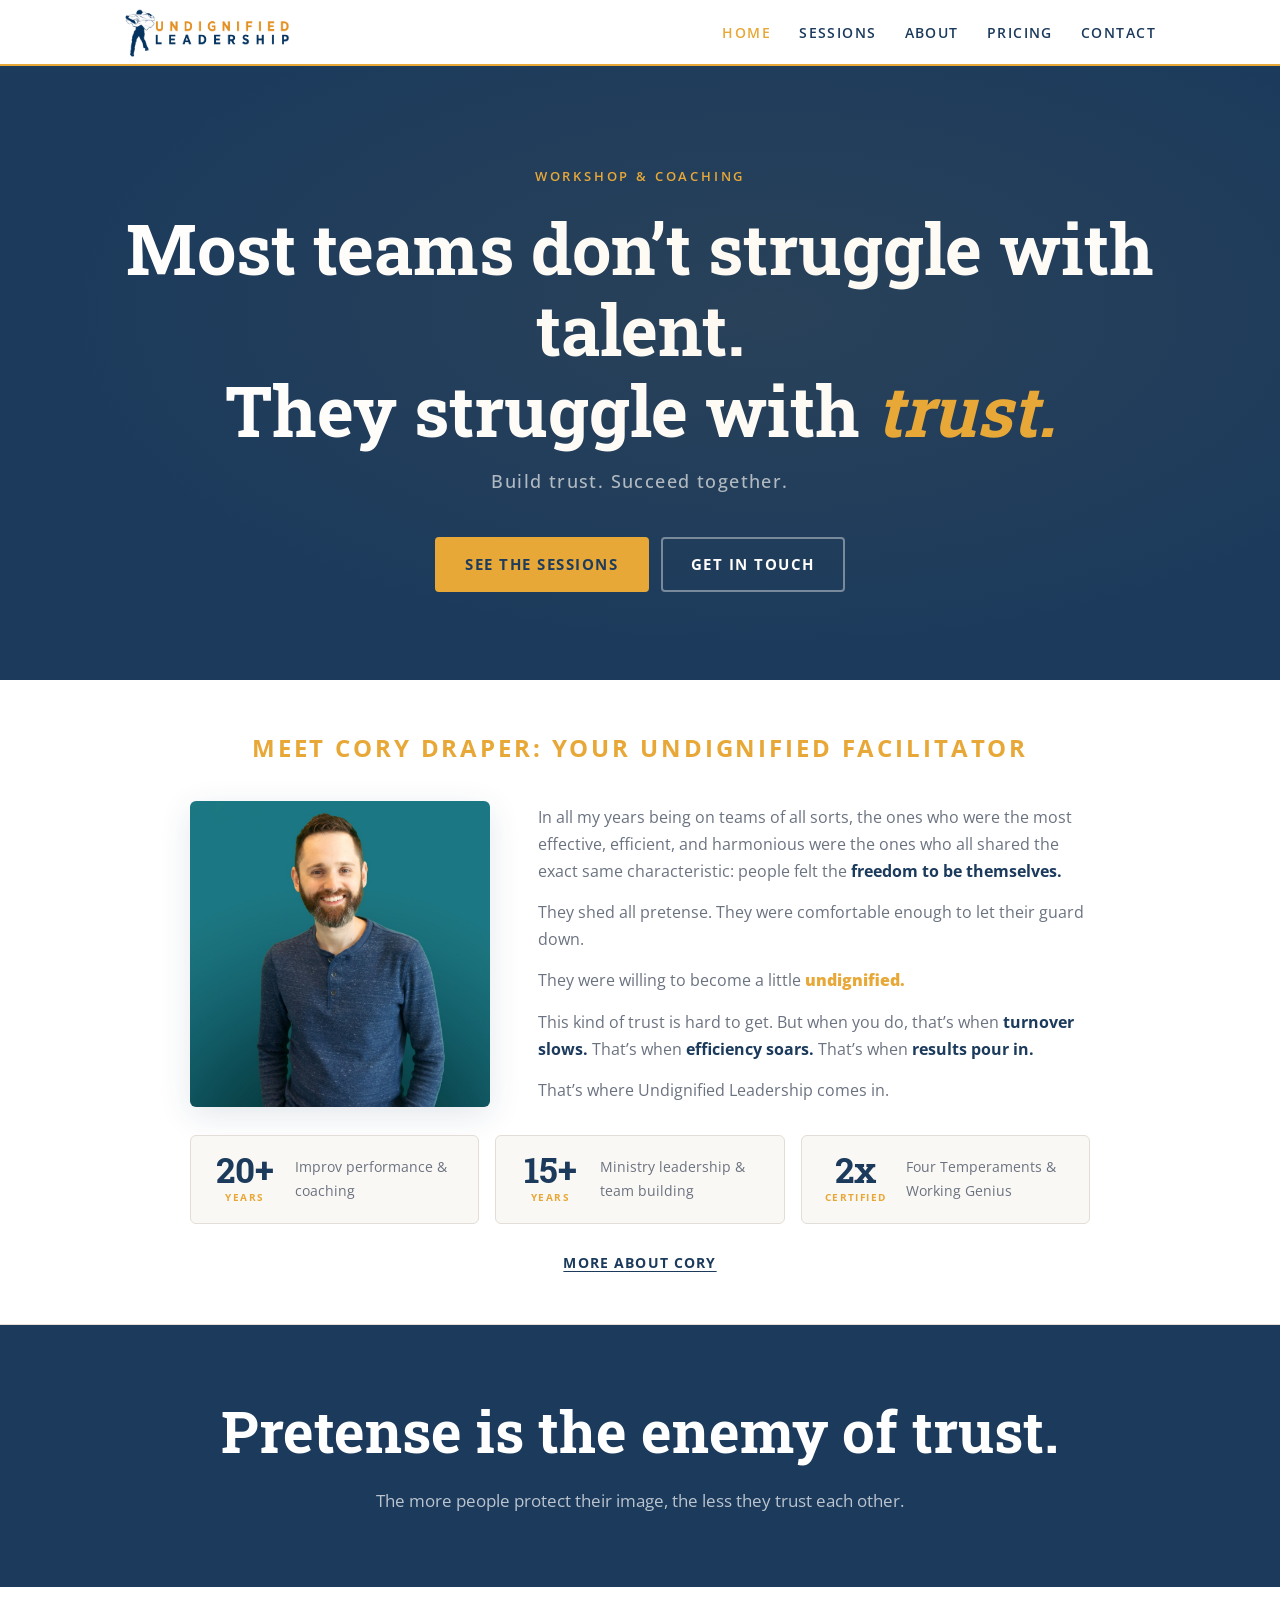
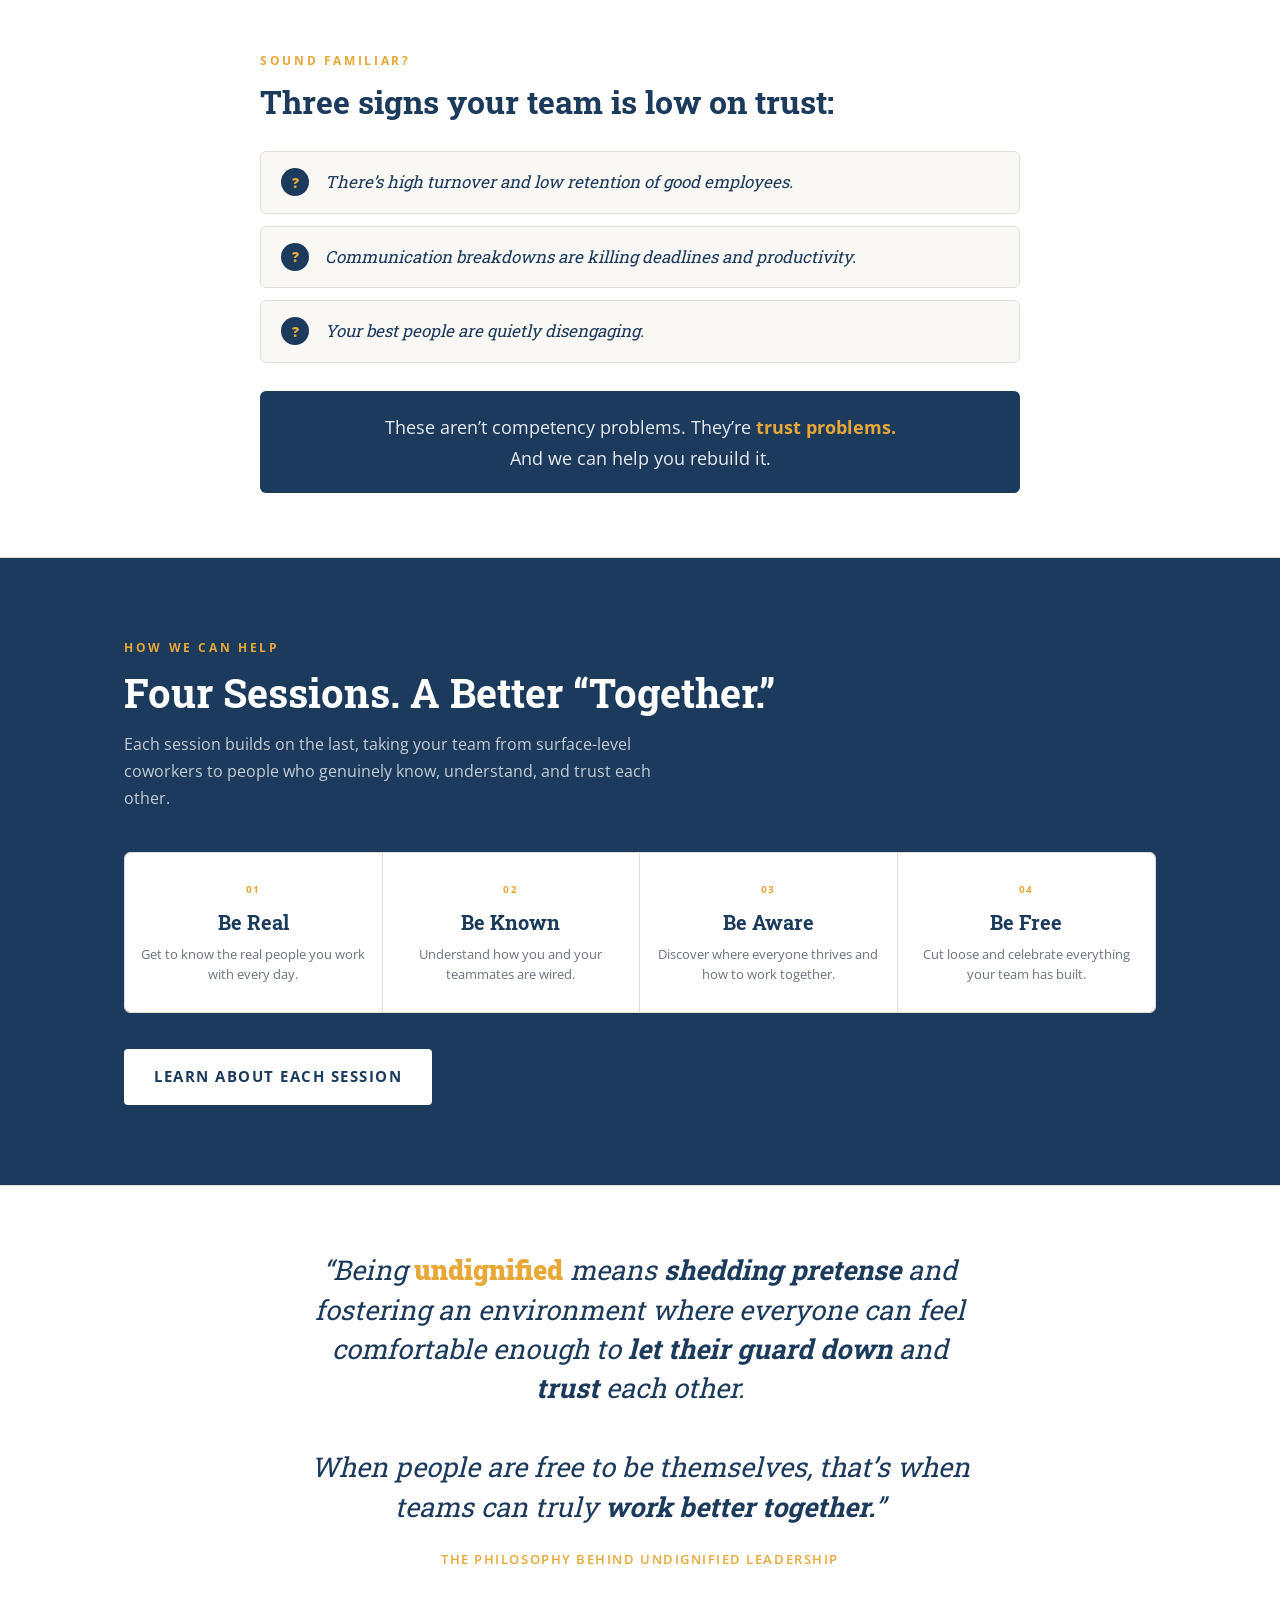
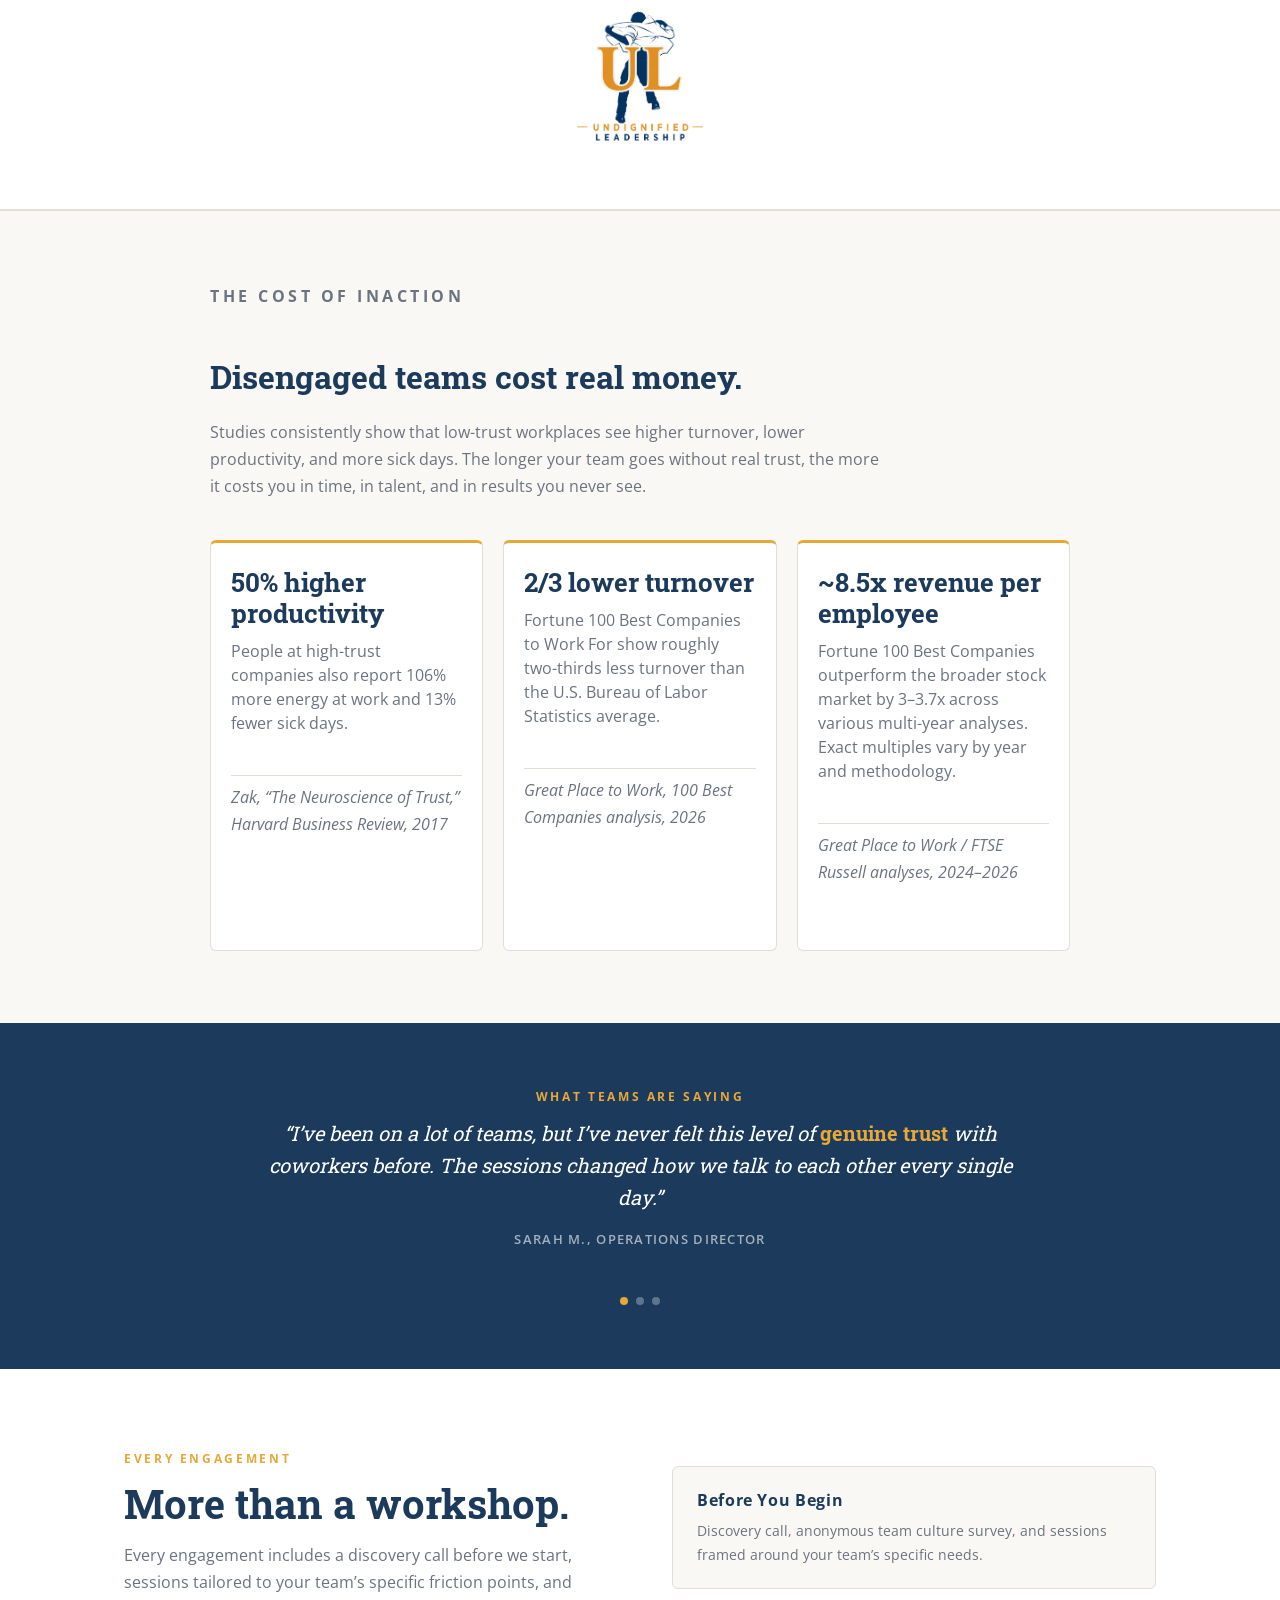
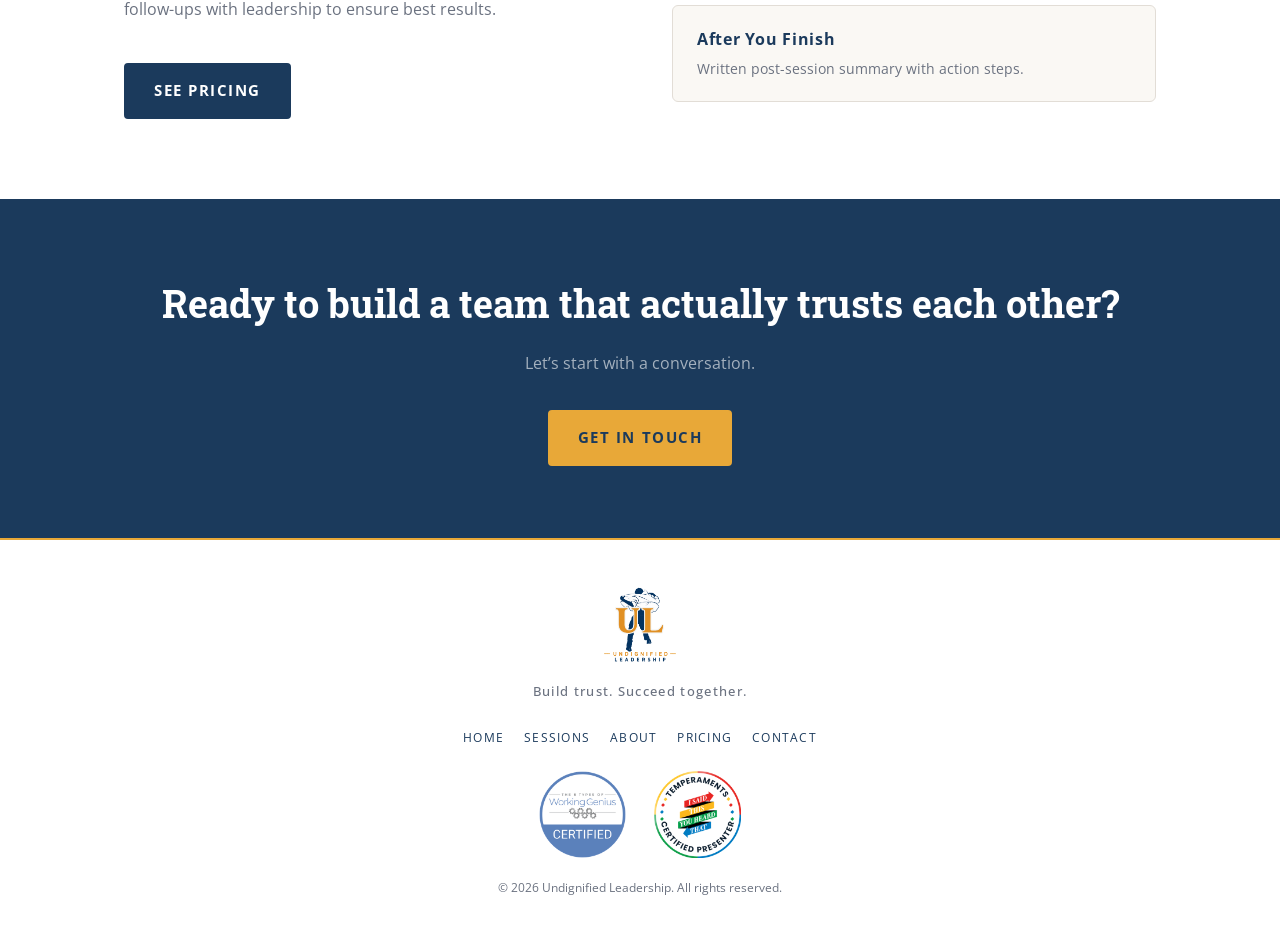
<file: index.html>
<!DOCTYPE html>
<html lang="en">
<head>
  <meta charset="UTF-8">
  <meta name="color-scheme" content="light only">
  <meta name="viewport" content="width=device-width, initial-scale=1.0">
  <title>Undignified Leadership | Build Trust. Succeed Together.</title>
  <link rel="icon" type="image/x-icon" href="favicon.ico">
  <link rel="stylesheet" href="css/style.css?v=20261106">
  <style>
    /* ── YES LADDER ── */
    .yes-ladder { background: var(--white); padding: 64px 24px; border-bottom: 1px solid var(--border); }
    .yes-ladder-inner { max-width: 760px; margin: 0 auto; }
    .yes-ladder h2 { font-family: var(--font-display); font-size: clamp(1.4rem, 3vw, 2rem); color: var(--navy); margin-bottom: 28px; line-height: 1.3; font-weight: 700; }
    .questions { display: flex; flex-direction: column; gap: 12px; margin-bottom: 28px; }
    .question { display: flex; align-items: center; gap: 16px; background: var(--cream); border: 1px solid var(--border); border-radius: 6px; padding: 16px 20px; }
    .q-check { width: 28px; height: 28px; border-radius: 50%; background: var(--navy); display: flex; align-items: center; justify-content: center; flex-shrink: 0; font-size: 0.85rem; color: var(--amber); font-weight: 900; }
    .question p { font-family: var(--font-display); font-size: 1.05rem; color: var(--navy); font-style: italic; }
    .yes-answer { background: var(--navy); border-radius: 6px; padding: 20px 24px; text-align: center; }
    .yes-answer p { color: rgba(255,255,255,0.9); font-size: 1rem; }
    .yes-answer strong { color: var(--amber); }

    /* ── CREDENTIALS ── */
    .credentials { background: var(--white); padding: 48px 24px; border-bottom: 1px solid var(--border); }
    .cred-inner { max-width: 900px; margin: 0 auto; }
    .cred-grid { display: grid; grid-template-columns: repeat(3, 1fr); gap: 16px; margin-top: 24px; }
    .cred-item { text-align: center; padding: 20px 12px; border: 1px solid var(--border); border-radius: 6px; background: var(--cream); }
    .cred-num { font-family: var(--font-display); font-size: 2rem; font-weight: 700; color: var(--navy); line-height: 1; }
    .cred-unit { font-family: var(--font-nav); font-size: 0.7rem; font-weight: 700; letter-spacing: 0.12em; text-transform: uppercase; color: var(--amber); margin: 4px 0; }
    .cred-desc { font-size: 0.78rem; color: var(--slate); }
    @media (max-width: 640px) { .cred-grid { grid-template-columns: 1fr 1fr; } }
    /* top row: photo + text */
    .cred-top-row { display: grid; grid-template-columns: 300px 1fr; gap: 48px; align-items: center; margin-top: 32px; }
    .cred-photo img { width: 100%; border-radius: 6px; display: block; box-shadow: 0 8px 32px rgba(27,58,92,0.12); }
    .cred-text p { color: var(--slate); font-size: 0.97rem; line-height: 1.75; margin-bottom: 14px; }
    .cred-text p:last-child { margin-bottom: 0; }
    .cred-text strong { color: var(--navy); }
    /* bottom row: three boxes side by side */
    .cred-bottom-row { display: grid; grid-template-columns: repeat(3, 1fr); gap: 16px; margin-top: 28px; }
    .cred-bottom-row .cred-item { display: flex; align-items: center; gap: 20px; padding: 16px 24px; text-align: left; }
    .cred-left { display: flex; flex-direction: column; align-items: center; min-width: 60px; }
    .cred-bottom-row .cred-num { font-size: 2.2rem; line-height: 1; margin: 0; }
    .cred-bottom-row .cred-unit { font-family: "Open Sans", sans-serif; font-size: 0.65rem; font-weight: 700; letter-spacing: 0.14em; text-transform: uppercase; color: #E8A838; margin: 2px 0 0 0; }
    .cred-bottom-row .cred-desc { font-size: 0.9rem; color: #6B7280; }
    @media (max-width: 768px) {
      .cred-top-row { grid-template-columns: 1fr; }
      .cred-photo img { max-width: 280px; margin: 0 auto; }
      .cred-bottom-row { grid-template-columns: 1fr; }
    }

    /* ── CAROUSEL ── */
    .carousel-section { background: var(--navy); padding: 64px 24px; border-top: none; }
    .carousel-inner { max-width: 760px; margin: 0 auto; text-align: center; }
    .carousel-track { min-height: 160px; margin-bottom: 20px; }
    .carousel-slide { display: none; }
    .carousel-slide.active { display: block; animation: cfade 0.5s ease; }
    @keyframes cfade { from { opacity: 0; transform: translateY(8px); } to { opacity: 1; transform: translateY(0); } }
    .carousel-quote { font-family: var(--font-display); font-size: clamp(1rem, 2vw, 1.25rem); font-style: italic; color: var(--white); line-height: 1.6; margin-bottom: 16px; }
    .carousel-quote strong { font-style: normal; color: var(--amber); }
    .carousel-attr { font-family: var(--font-nav); font-size: 0.8rem; font-weight: 600; letter-spacing: 0.1em; text-transform: uppercase; color: rgba(255,255,255,0.6); }
    .carousel-dots { display: flex; gap: 8px; justify-content: center; margin-top: 20px; }
    .dot { width: 8px; height: 8px; border-radius: 50%; background: rgba(255,255,255,0.3); border: none; cursor: pointer; transition: background 0.2s; }
    .dot.active { background: var(--amber); }

    /* ── FOMO ── */
    .fomo-section { background: var(--cream); padding: 72px 24px; border-top: 1px solid var(--border); }
    .fomo-inner { max-width: 860px; margin: 0 auto; }
    .fomo-inner h2 { font-family: var(--font-display); font-size: clamp(1.5rem, 3vw, 2rem); color: var(--navy); margin-bottom: 14px; font-weight: 700; }
    .fomo-inner p { color: var(--slate); font-size: 1rem; margin-bottom: 40px; max-width: 680px; }
    .stats-grid { display: grid; grid-template-columns: repeat(3, 1fr); gap: 20px; }
    .stat-box { background: var(--white); border: 1px solid var(--border); border-top: 3px solid var(--amber); border-radius: 6px; padding: 24px 20px; }
    .stat-num { font-family: var(--font-display); font-size: 1.6rem; font-weight: 700; color: var(--navy); line-height: 1.2; margin-bottom: 10px; }
    .stat-desc { font-size: 0.82rem; color: var(--slate); line-height: 1.5; margin-bottom: 10px; }
    .stat-source { font-size: 0.7rem; color: #aaa; font-style: italic; border-top: 1px solid var(--border); padding-top: 8px; }
    @media (max-width: 700px) { .stats-grid { grid-template-columns: 1fr; } }

  </style>
</head>
<body>

  <nav class="site-nav">
    <div class="nav-inner">
      <a href="index.html"><img src="img/ULLogo-Long-BGW.png" alt="Undignified Leadership" class="nav-logo"></a>
      <button class="nav-toggle" aria-label="Toggle menu"><span></span><span></span><span></span></button>
      <ul class="nav-links">
        <li><a href="index.html">Home</a></li>
        <li><a href="sessions.html">Sessions</a></li>
        <li><a href="about.html">About</a></li>
        <li><a href="pricing.html">Pricing</a></li>
        <li><a href="contact.html">Contact</a></li>
      </ul>
    </div>
  </nav>

  <!-- 1. HERO -->
  <section class="hero">
    <div class="container">
      <p class="hero-eyebrow">Workshop &amp; Coaching</p>
      <h1>Most teams don’t struggle with talent.<br>They struggle with <em>trust.</em></h1>
      <p class="hero-tagline">Build trust. Succeed together.</p>
      <div class="hero-cta-group">
        <a href="sessions.html" class="btn btn-primary">See the Sessions</a>
        <a href="contact.html" class="btn btn-outline">Get in Touch</a>
      </div>
    </div>
  </section>

  <!-- 5. CREDENTIALS -->
  <section class="credentials reveal">
    <div class="cred-inner">
      <p class="section-label" style="text-align:center; font-size:1.5rem; letter-spacing:0.12em;">Meet Cory Draper: Your Undignified Facilitator</p>
      <div class="cred-top-row">
        <div class="cred-photo">
          <img src="img/CoryHeadshot.jpg" alt="Cory Draper">
        </div>
        <div class="cred-text">
          <p>In all my years being on teams of all sorts, the ones who were the most effective, efficient, and harmonious were the ones who all shared the exact same characteristic: people felt the <strong>freedom to be themselves.</strong></p>
          <p>They shed all pretense. They were comfortable enough to let their guard down.</p>
          <p>They were willing to become a little <span style="font-style:normal;font-weight:900;color:#E8A838;">undignified.</span></p>
          <p>This kind of trust is hard to get. But when you do, that’s when <strong>turnover slows.</strong> That’s when <strong>efficiency soars.</strong> That’s when <strong>results pour in.</strong></p>
          <p>That’s where Undignified Leadership comes in.</p>
        </div>
      </div>
      <div class="cred-bottom-row">
        <div class="cred-item">
          <div class="cred-left">
            <div class="cred-num">20+</div>
            <div class="cred-unit">Years</div>
          </div>
          <div class="cred-desc">Improv performance &amp; coaching</div>
        </div>
        <div class="cred-item">
          <div class="cred-left">
            <div class="cred-num">15+</div>
            <div class="cred-unit">Years</div>
          </div>
          <div class="cred-desc">Ministry leadership &amp; team building</div>
        </div>
        <div class="cred-item">
          <div class="cred-left">
            <div class="cred-num">2x</div>
            <div class="cred-unit">Certified</div>
          </div>
          <div class="cred-desc">Four Temperaments &amp; Working Genius</div>
        </div>
      </div>
      <div style="text-align:center; margin-top:24px;">
        <a href="about.html" style="font-family:var(--font-nav); font-size:0.9rem; font-weight:700; letter-spacing:0.08em; text-transform:uppercase; color:var(--navy); text-decoration:underline; text-underline-offset:3px;">More about Cory</a>
      </div>
    </div>
  </section>

  <!-- PRETENSE SECTION -->
  <section style="background: var(--navy); padding: 72px 24px; text-align: center;">
    <div class="container">
      <p style="font-family: var(--font-display); font-size: clamp(2rem, 5vw, 3.6rem); font-weight: 700; color: var(--white); line-height: 1.2; margin-bottom: 20px;">Pretense is the enemy of trust.</p>
      <p style="font-family: var(--font-body); font-size: clamp(0.9rem, 1.5vw, 1.05rem); color: rgba(255,255,255,0.7); max-width: 800px; margin: 0 auto; white-space: nowrap;">The more people protect their image, the less they trust each other.</p>
    </div>
  </section>

  <!-- 2. YES LADDER -->
  <section class="yes-ladder">
    <div class="yes-ladder-inner">
      <p class="section-label">Sound Familiar?</p>
      <h2>Three signs your team is low on trust:</h2>
      <div class="questions">
        <div class="question">
          <div class="q-check">?</div>
          <p>There’s high turnover and low retention of good employees.</p>
        </div>
        <div class="question">
          <div class="q-check">?</div>
          <p>Communication breakdowns are killing deadlines and productivity.</p>
        </div>
        <div class="question">
          <div class="q-check">?</div>
          <p>Your best people are quietly disengaging.</p>
        </div>
      </div>
      <div class="yes-answer">
        <p style="font-size:1.15rem;">These aren’t competency problems. They’re <strong>trust problems.</strong><br>And we can help you rebuild it.</p>
      </div>
    </div>
  </section>

  <!-- 3. JOURNEY -->
  <section class="journey-section" style="background: var(--navy);">
    <div class="container">
      <p class="section-label reveal">How We Can Help</p>
      <h2 class="section-title reveal">Four Sessions. A Better &#8220;Together.&#8221;</h2>
      <p class="section-body reveal">Each session builds on the last, taking your team from surface-level coworkers to people who genuinely know, understand, and trust each other.</p>
      <div class="journey-words reveal">
        <div class="journey-word">
          <div class="jw-num">01</div>
          <div class="jw-label">Be Real</div>
          <div class="jw-desc">Get to know the real people you work with every day.</div>
        </div>
        <div class="journey-word">
          <div class="jw-num">02</div>
          <div class="jw-label">Be Known</div>
          <div class="jw-desc">Understand how you and your teammates are wired.</div>
        </div>
        <div class="journey-word">
          <div class="jw-num">03</div>
          <div class="jw-label">Be Aware</div>
          <div class="jw-desc">Discover where everyone thrives and how to work together.</div>
        </div>
        <div class="journey-word">
          <div class="jw-num">04</div>
          <div class="jw-label">Be Free</div>
          <div class="jw-desc">Cut loose and celebrate everything your team has built.</div>
        </div>
      </div>
      <a href="sessions.html" class="btn btn-navy reveal">Learn About Each Session</a>
    </div>
  </section>

  <!-- 4. PHILOSOPHY STRIP -->
  <section class="proof-strip reveal" style="background: var(--white); border-top: 1px solid var(--border); border-bottom: 1px solid var(--border);">
    <div class="container">
      <blockquote>“Being <span style="font-style:normal;font-weight:900;color:#E8A838">undignified</span> means <strong>shedding pretense</strong> and fostering an environment where everyone can feel comfortable enough to <strong>let their guard down</strong> and <strong>trust</strong> each other.<br><br>When people are free to be themselves, that’s when teams can truly <strong>work better together.</strong>”</blockquote>
      <cite>The Philosophy Behind Undignified Leadership</cite>
      <div style="margin-top:32px;">
        <img src="img/ULLogo-BGW.png" alt="Undignified Leadership" style="height:140px;width:auto;margin:0 auto;display:block;">
      </div>
    </div>
  </section>

  <!-- 8. FOMO -->
  <section class="fomo-section">
    <div class="fomo-inner">
      <p class="section-label">The Cost of Inaction</p>
      <h2 class="reveal">Disengaged teams cost real money.</h2>
      <p class="reveal">Studies consistently show that low-trust workplaces see higher turnover, lower productivity, and more sick days. The longer your team goes without real trust, the more it costs you in time, in talent, and in results you never see.</p>
      <div class="stats-grid reveal">
        <div class="stat-box">
          <div class="stat-num">50% higher productivity</div>
          <p class="stat-desc">People at high-trust companies also report 106% more energy at work and 13% fewer sick days.</p>
          <p class="stat-source">Zak, “The Neuroscience of Trust,” Harvard Business Review, 2017</p>
        </div>
        <div class="stat-box">
          <div class="stat-num">2/3 lower turnover</div>
          <p class="stat-desc">Fortune 100 Best Companies to Work For show roughly two-thirds less turnover than the U.S. Bureau of Labor Statistics average.</p>
          <p class="stat-source">Great Place to Work, 100 Best Companies analysis, 2026</p>
        </div>
        <div class="stat-box">
          <div class="stat-num">~8.5x revenue per employee</div>
          <p class="stat-desc">Fortune 100 Best Companies outperform the broader stock market by 3–3.7x across various multi-year analyses. Exact multiples vary by year and methodology.</p>
          <p class="stat-source">Great Place to Work / FTSE Russell analyses, 2024–2026</p>
        </div>
      </div>
    </div>
  </section>

  <!-- 6. TESTIMONIAL CAROUSEL -->
  <section class="carousel-section" style="background: var(--navy); border-top: none;">
    <div class="carousel-inner">
      <p class="section-label">What Teams Are Saying</p>
      <div class="carousel-track">
        <div class="carousel-slide active">
          <p class="carousel-quote">“I’ve been on a lot of teams, but I’ve never felt this level of <strong>genuine trust</strong> with coworkers before. The sessions changed how we talk to each other every single day.”</p>
          <div class="carousel-attr">Sarah M., Operations Director</div>
        </div>
        <div class="carousel-slide">
          <p class="carousel-quote">“The improv session sounds terrifying on paper. In practice, it was the <strong>most fun I’ve had at work</strong> in years, and I left actually understanding my team better.”</p>
          <div class="carousel-attr">James T., Small Business Owner</div>
        </div>
        <div class="carousel-slide">
          <p class="carousel-quote">“Within two weeks of finishing the sessions, I noticed a real shift. People were more patient with each other. Meetings felt different. <strong>Something actually changed.</strong>”</p>
          <div class="carousel-attr">Michelle R., Team Lead</div>
        </div>
      </div>
      <div class="carousel-dots">
        <button class="dot active" onclick="goTo(0)"></button>
        <button class="dot" onclick="goTo(1)"></button>
        <button class="dot" onclick="goTo(2)"></button>
      </div>
    </div>
  </section>

  <!-- 7. PLAN -->
  <section class="teaser-section">
    <div class="container">
      <div class="teaser-grid">
        <div class="reveal">
          <p class="section-label">Every Engagement</p>
          <h2 class="section-title">More than a workshop.</h2>
          <p class="section-body">Every engagement includes a discovery call before we start, sessions tailored to your team’s specific friction points, and follow-ups with leadership to ensure best results.</p>
          <a href="pricing.html" class="btn btn-navy">See Pricing</a>
        </div>
        <div class="teaser-cards reveal">
          <div class="teaser-card">
            <strong>Before You Begin</strong>
            <p>Discovery call, anonymous team culture survey, and sessions framed around your team’s specific needs.</p>
          </div>
          <div class="teaser-card">
            <strong>After You Finish</strong>
            <p>Written post-session summary with action steps.</p>
          </div>
        </div>
      </div>
    </div>
  </section>

  <!-- 9. FINAL CTA -->
  <section class="footer-cta">
    <div class="container reveal">
      <h2>Ready to build a team that actually trusts each other?</h2>
      <p>Let’s start with a conversation.</p>
      <a href="contact.html" class="btn btn-primary">Get in Touch</a>
    </div>
  </section>

  <footer class="site-footer">
    <img src="img/ULLogo-BGW.png" alt="Undignified Leadership" class="footer-logo">
    <div class="footer-tagline">Build trust. Succeed together.</div>
    <ul class="footer-links">
      <li><a href="index.html">Home</a></li>
      <li><a href="sessions.html">Sessions</a></li>
      <li><a href="about.html">About</a></li>
      <li><a href="pricing.html">Pricing</a></li>
      <li><a href="contact.html">Contact</a></li>
    </ul>
    <div style="display:flex; justify-content:center; align-items:center; gap:28px; margin-bottom:20px;">
      <img src="img/badge-working-genius-certified.png" alt="Working Genius Certified" width="87" height="87" style="width:87px; height:87px; object-fit:contain;">
      <img src="img/badge-temperaments-certified-presenter.png" alt="Temperaments Certified Presenter" width="87" height="87" style="width:87px; height:87px; object-fit:contain;">
    </div>
    <div class="footer-copy">&copy; 2026 Undignified Leadership. All rights reserved.</div>
  </footer>

  <script src="js/main.js"></script>
  <script>
    let current = 0;
    const slides = document.querySelectorAll('.carousel-slide');
    const dots = document.querySelectorAll('.dot');
    function goTo(n) {
      slides[current].classList.remove('active');
      dots[current].classList.remove('active');
      current = n;
      slides[current].classList.add('active');
      dots[current].classList.add('active');
    }
    setInterval(() => goTo((current + 1) % slides.length), 4500);
  </script>
</body>
</html>
</file>
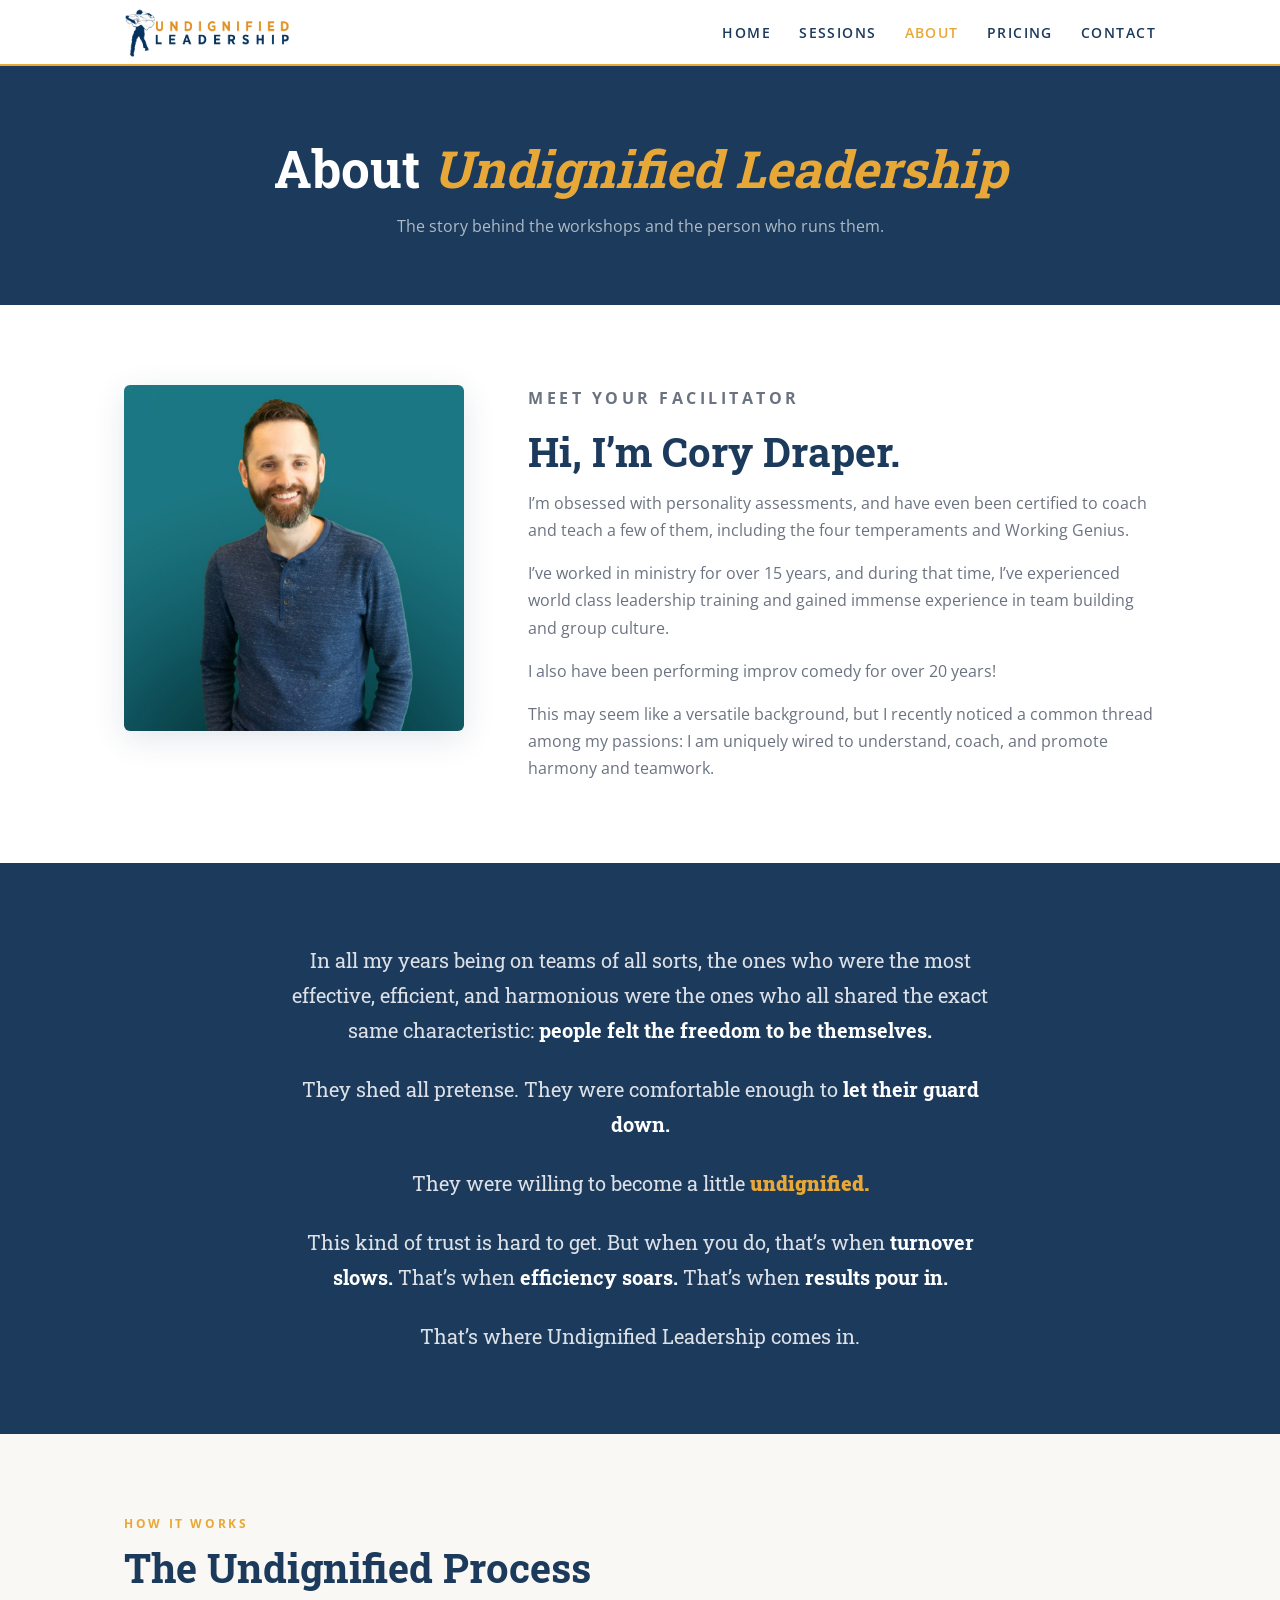
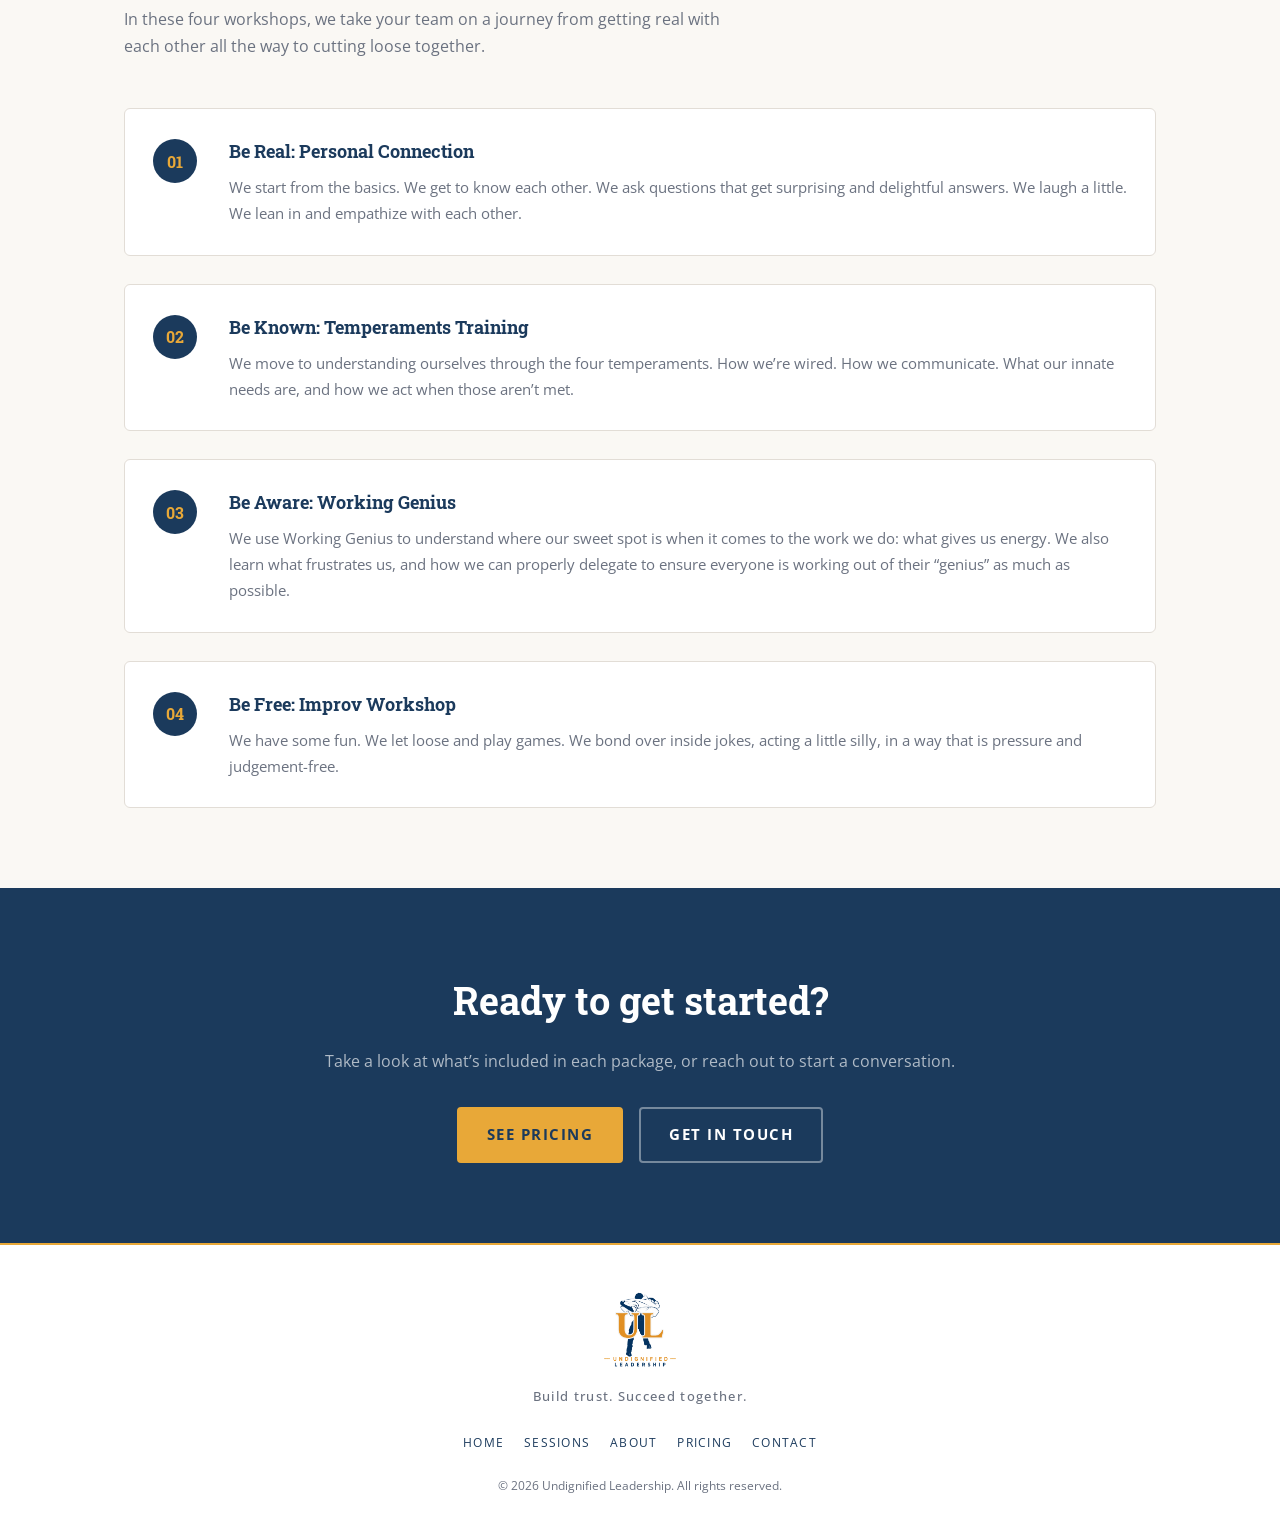
<file: about.html>
<!DOCTYPE html>
<html lang="en">
<head>
  <meta charset="UTF-8">
  <meta name="color-scheme" content="light only">
  <meta name="viewport" content="width=device-width, initial-scale=1.0">
  <title>About | Undignified Leadership</title>
  <meta name="description" content="Meet Cory Draper, the facilitator behind Undignified Leadership. 15 years in ministry, 20 years of improv, and a passion for building teams that trust each other.">
  <link rel="icon" type="image/x-icon" href="favicon.ico">
  <link rel="stylesheet" href="css/style.css?v=20261106">
</head>
<body>

  <nav class="site-nav">
    <div class="nav-inner">
      <a href="index.html"><img src="img/ULLogo-Long-BGW.png" alt="Undignified Leadership" class="nav-logo"></a>
      <button class="nav-toggle" aria-label="Toggle menu"><span></span><span></span><span></span></button>
      <ul class="nav-links">
        <li><a href="index.html">Home</a></li>
        <li><a href="sessions.html">Sessions</a></li>
        <li><a href="about.html">About</a></li>
        <li><a href="pricing.html">Pricing</a></li>
        <li><a href="contact.html">Contact</a></li>
      </ul>
    </div>
  </nav>

  <section class="page-hero">
    <div class="container">
      <h1>About <em>Undignified Leadership</em></h1>
      <p>The story behind the workshops and the person who runs them.</p>
    </div>
  </section>

  <!-- INTRO: PHOTO + BIO -->
  <section class="about-intro">
    <div class="container">
      <div class="about-grid">
        <div class="about-photo reveal">
          <img src="img/CoryHeadshot.jpg" alt="Cory Draper">
        </div>
        <div class="about-bio reveal">
          <p class="section-label">Meet Your Facilitator</p>
          <h2 class="section-title">Hi, I’m Cory Draper.</h2>
          <p>I’m obsessed with personality assessments, and have even been certified to coach and teach a few of them, including the four temperaments and Working Genius.</p>
          <p>I’ve worked in ministry for over 15 years, and during that time, I’ve experienced world class leadership training and gained immense experience in team building and group culture.</p>
          <p>I also have been performing improv comedy for over 20 years!</p>
          <p>This may seem like a versatile background, but I recently noticed a common thread among my passions: I am uniquely wired to understand, coach, and promote harmony and teamwork.</p>
        </div>
      </div>
    </div>
  </section>

  <!-- PULL QUOTE SECTION -->
  <section class="about-thread">
    <div class="container">
      <div class="about-thread-inner reveal">
        <p>In all my years being on teams of all sorts, the ones who were the most effective, efficient, and harmonious were the ones who all shared the exact same characteristic: <strong>people felt the freedom to be themselves.</strong></p>
        <p>They shed all pretense. They were comfortable enough to <strong>let their guard down.</strong></p>
        <p>They were willing to become a little <span style="font-style: normal; font-weight: 900; color: #E8A838;">undignified.</span></p>
        <p>This kind of trust is hard to get. But when you do, that’s when <strong>turnover slows.</strong> That’s when <strong>efficiency soars.</strong> That’s when <strong>results pour in.</strong></p>
        <p>That’s where Undignified Leadership comes in.</p>
      </div>
    </div>
  </section>

  <!-- THE PROCESS -->
  <section class="about-process">
    <div class="container">
      <div class="reveal">
        <p class="section-label">How It Works</p>
        <h2 class="section-title">The Undignified Process</h2>
        <p style="color: var(--slate); font-size: 1rem; margin-bottom: 48px; max-width: 600px;">In these four workshops, we take your team on a journey from getting real with each other all the way to cutting loose together.</p>
      </div>

      <div class="process-steps">

        <div class="process-step reveal">
          <div class="process-step-num">01</div>
          <div class="process-step-content">
            <h3>Be Real: Personal Connection</h3>
            <p>We start from the basics. We get to know each other. We ask questions that get surprising and delightful answers. We laugh a little. We lean in and empathize with each other.</p>
          </div>
        </div>

        <div class="process-step reveal">
          <div class="process-step-num">02</div>
          <div class="process-step-content">
            <h3>Be Known: Temperaments Training</h3>
            <p>We move to understanding ourselves through the four temperaments. How we’re wired. How we communicate. What our innate needs are, and how we act when those aren’t met.</p>
          </div>
        </div>

        <div class="process-step reveal">
          <div class="process-step-num">03</div>
          <div class="process-step-content">
            <h3>Be Aware: Working Genius</h3>
            <p>We use Working Genius to understand where our sweet spot is when it comes to the work we do: what gives us energy. We also learn what frustrates us, and how we can properly delegate to ensure everyone is working out of their “genius” as much as possible.</p>
          </div>
        </div>

        <div class="process-step reveal">
          <div class="process-step-num">04</div>
          <div class="process-step-content">
            <h3>Be Free: Improv Workshop</h3>
            <p>We have some fun. We let loose and play games. We bond over inside jokes, acting a little silly, in a way that is pressure and judgement-free.</p>
          </div>
        </div>

      </div>
    </div>
  </section>

  <!-- CTA -->
  <section class="about-cta">
    <div class="container reveal">
      <h2>Ready to get started?</h2>
      <p>Take a look at what’s included in each package, or reach out to start a conversation.</p>
      <div class="about-cta-buttons">
        <a href="pricing.html" class="btn btn-primary">See Pricing</a>
        <a href="contact.html" class="btn btn-outline-navy">Get in Touch</a>
      </div>
    </div>
  </section>

  <footer class="site-footer">
    <img src="img/ULLogo-BGW.png" alt="Undignified Leadership" class="footer-logo">
    <div class="footer-tagline">Build trust. Succeed together.</div>
    <ul class="footer-links">
      <li><a href="index.html">Home</a></li>
      <li><a href="sessions.html">Sessions</a></li>
      <li><a href="about.html">About</a></li>
      <li><a href="pricing.html">Pricing</a></li>
      <li><a href="contact.html">Contact</a></li>
    </ul>
    <div class="footer-copy">&copy; 2026 Undignified Leadership. All rights reserved.</div>
  </footer>

  <script src="js/main.js"></script>
</body>
</html>
</file>
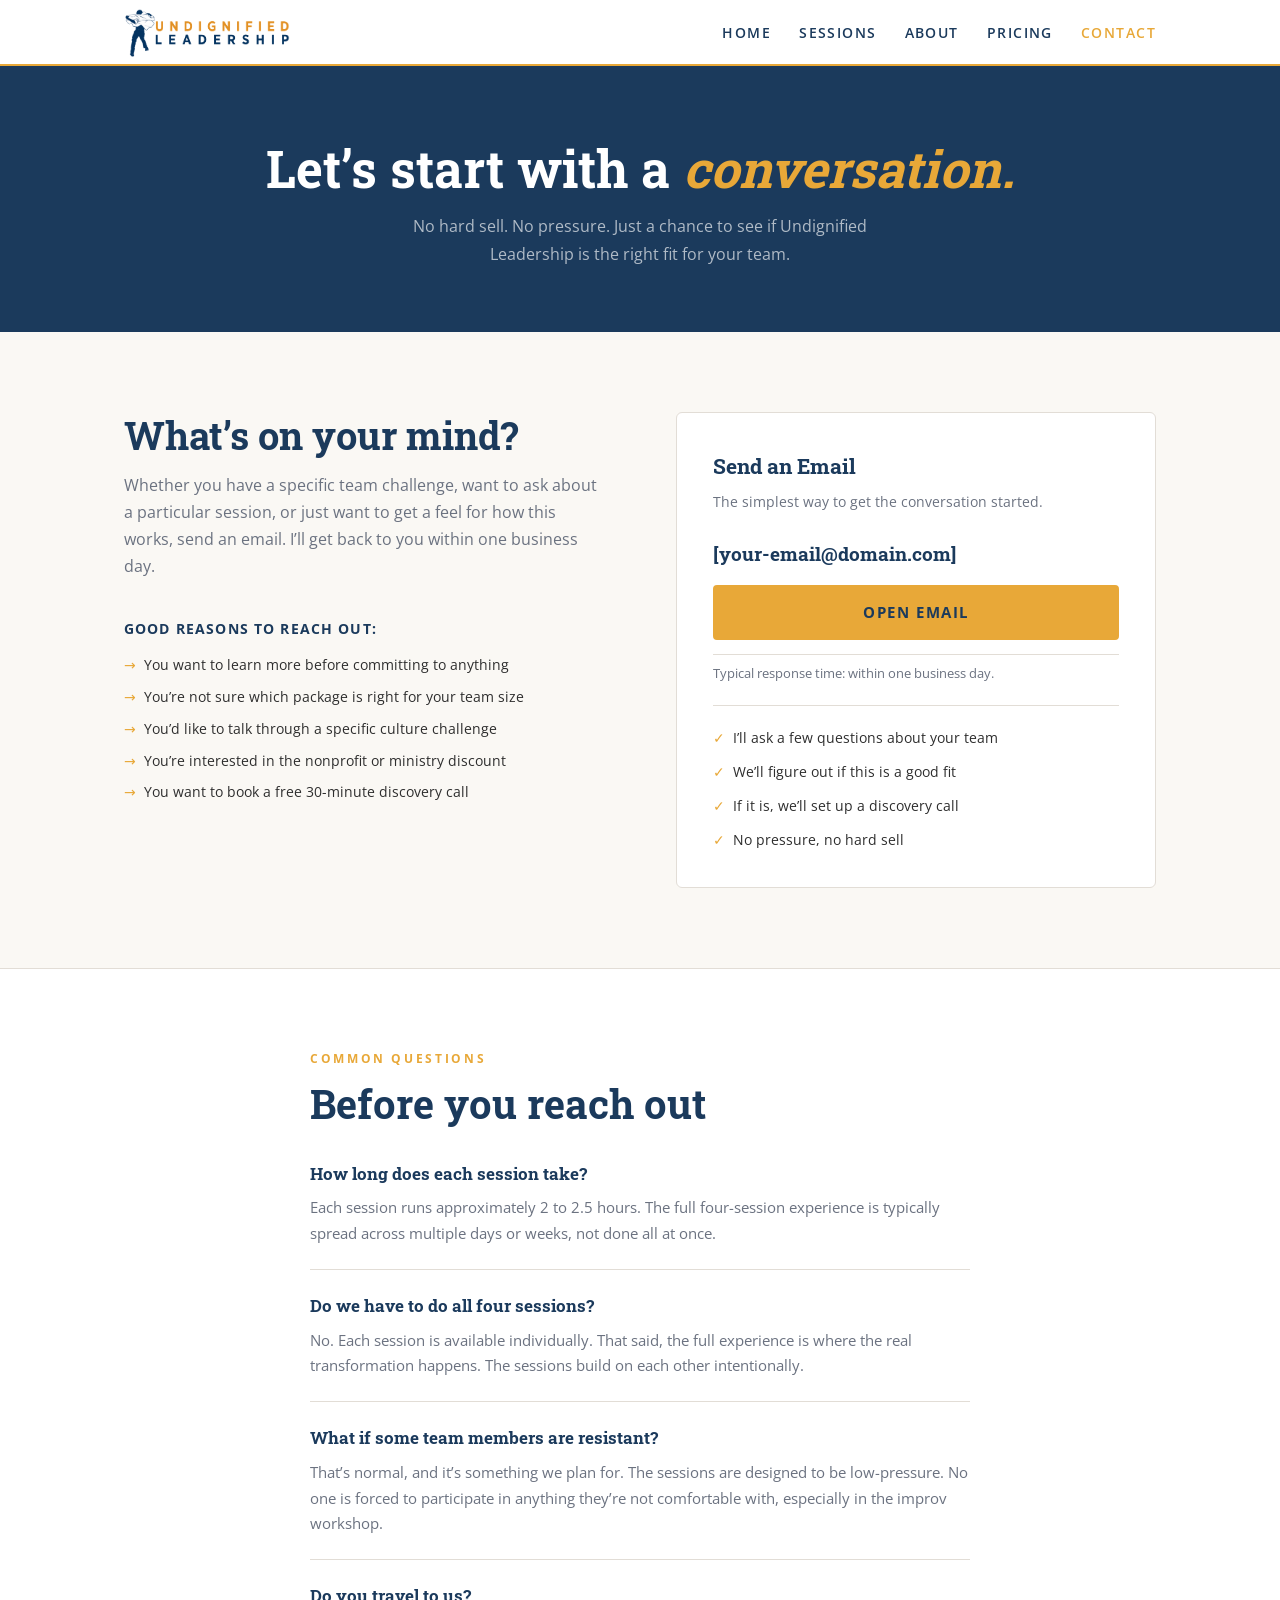
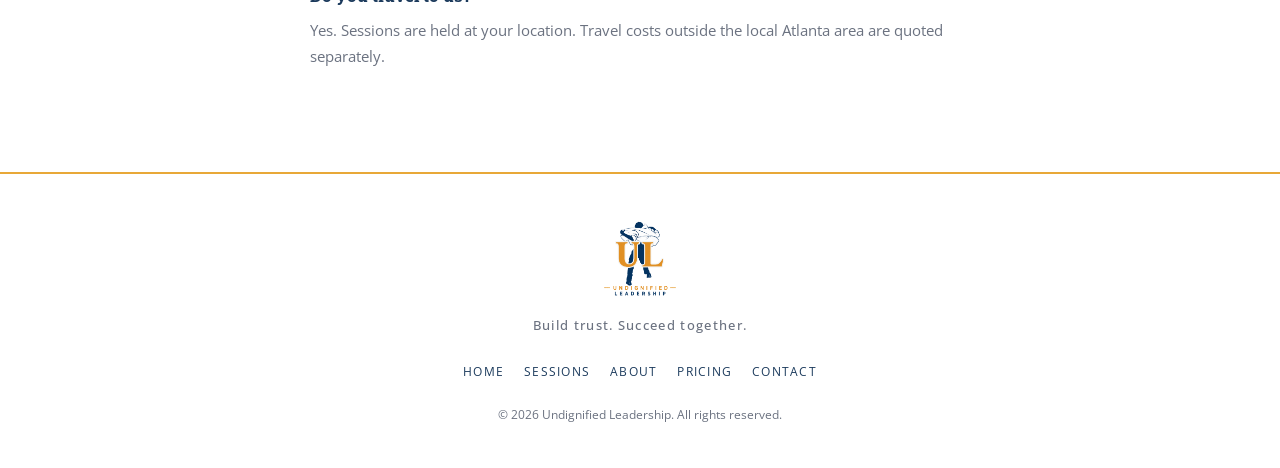
<file: contact.html>
<!DOCTYPE html>
<html lang="en">
<head>
  <meta charset="UTF-8">
  <meta name="color-scheme" content="light only">
  <meta name="viewport" content="width=device-width, initial-scale=1.0">
  <title>Contact | Undignified Leadership</title>
  <meta name="description" content="Get in touch with Undignified Leadership. Let’s start with a conversation.">
  <link rel="icon" type="image/x-icon" href="favicon.ico">
  <link rel="stylesheet" href="css/style.css?v=20261106">
</head>
<body>
  <nav class="site-nav">
    <div class="nav-inner">
      <a href="index.html"><img src="img/ULLogo-Long-BGW.png" alt="Undignified Leadership" class="nav-logo"></a>
      <button class="nav-toggle" aria-label="Toggle menu"><span></span><span></span><span></span></button>
      <ul class="nav-links">
        <li><a href="index.html">Home</a></li>
        <li><a href="sessions.html">Sessions</a></li>
        <li><a href="about.html">About</a></li>
        <li><a href="pricing.html">Pricing</a></li>
        <li><a href="contact.html">Contact</a></li>
      </ul>
    </div>
  </nav>

  <section class="page-hero">
    <div class="container">
      <h1>Let’s start with a <em>conversation.</em></h1>
      <p>No hard sell. No pressure. Just a chance to see if Undignified Leadership is the right fit for your team.</p>
    </div>
  </section>

  <section class="contact-section">
    <div class="container">
      <div class="contact-grid">
        <div class="reveal contact-left">
          <h2>What’s on your mind?</h2>
          <p>Whether you have a specific team challenge, want to ask about a particular session, or just want to get a feel for how this works, send an email. I’ll get back to you within one business day.</p>
          <div class="contact-what">
            <h3>Good reasons to reach out:</h3>
            <ul>
              <li>You want to learn more before committing to anything</li>
              <li>You’re not sure which package is right for your team size</li>
              <li>You’d like to talk through a specific culture challenge</li>
              <li>You’re interested in the nonprofit or ministry discount</li>
              <li>You want to book a free 30-minute discovery call</li>
            </ul>
          </div>
        </div>
        <div class="reveal">
          <div class="contact-card">
            <h3>Send an Email</h3>
            <p class="card-sub">The simplest way to get the conversation started.</p>
            <div class="email-cta">
              <div class="email-address">
                <a href="mailto:[your-email@domain.com]">[your-email@domain.com]</a>
              </div>
              <a href="mailto:[your-email@domain.com]" class="btn btn-primary" style="text-align: center;">Open Email</a>
              <p class="response-note">Typical response time: within one business day.</p>
            </div>
            <ul class="expect-list">
              <li>I’ll ask a few questions about your team</li>
              <li>We’ll figure out if this is a good fit</li>
              <li>If it is, we’ll set up a discovery call</li>
              <li>No pressure, no hard sell</li>
            </ul>
          </div>
        </div>
      </div>
    </div>
  </section>

  <section class="faq-section">
    <div class="container">
      <div class="faq-inner">
        <p class="section-label reveal">Common Questions</p>
        <h2 class="section-title reveal">Before you reach out</h2>
        <div style="margin-top: 32px;">
          <div class="faq-item reveal">
            <h3>How long does each session take?</h3>
            <p>Each session runs approximately 2 to 2.5 hours. The full four-session experience is typically spread across multiple days or weeks, not done all at once.</p>
          </div>
          <div class="faq-item reveal">
            <h3>Do we have to do all four sessions?</h3>
            <p>No. Each session is available individually. That said, the full experience is where the real transformation happens. The sessions build on each other intentionally.</p>
          </div>
          <div class="faq-item reveal">
            <h3>What if some team members are resistant?</h3>
            <p>That’s normal, and it’s something we plan for. The sessions are designed to be low-pressure. No one is forced to participate in anything they’re not comfortable with, especially in the improv workshop.</p>
          </div>
          <div class="faq-item reveal">
            <h3>Do you travel to us?</h3>
            <p>Yes. Sessions are held at your location. Travel costs outside the local Atlanta area are quoted separately.</p>
          </div>
        </div>
      </div>
    </div>
  </section>

  <footer class="site-footer">
    <img src="img/ULLogo-BGW.png" alt="Undignified Leadership" class="footer-logo">
    <div class="footer-tagline">Build trust. Succeed together.</div>
    <ul class="footer-links">
      <li><a href="index.html">Home</a></li>
      <li><a href="sessions.html">Sessions</a></li>
      <li><a href="about.html">About</a></li>
      <li><a href="pricing.html">Pricing</a></li>
      <li><a href="contact.html">Contact</a></li>
    </ul>
    <div class="footer-copy">&copy; 2026 Undignified Leadership. All rights reserved.</div>
  </footer>
  <script src="js/main.js"></script>
</body>
</html>
</file>
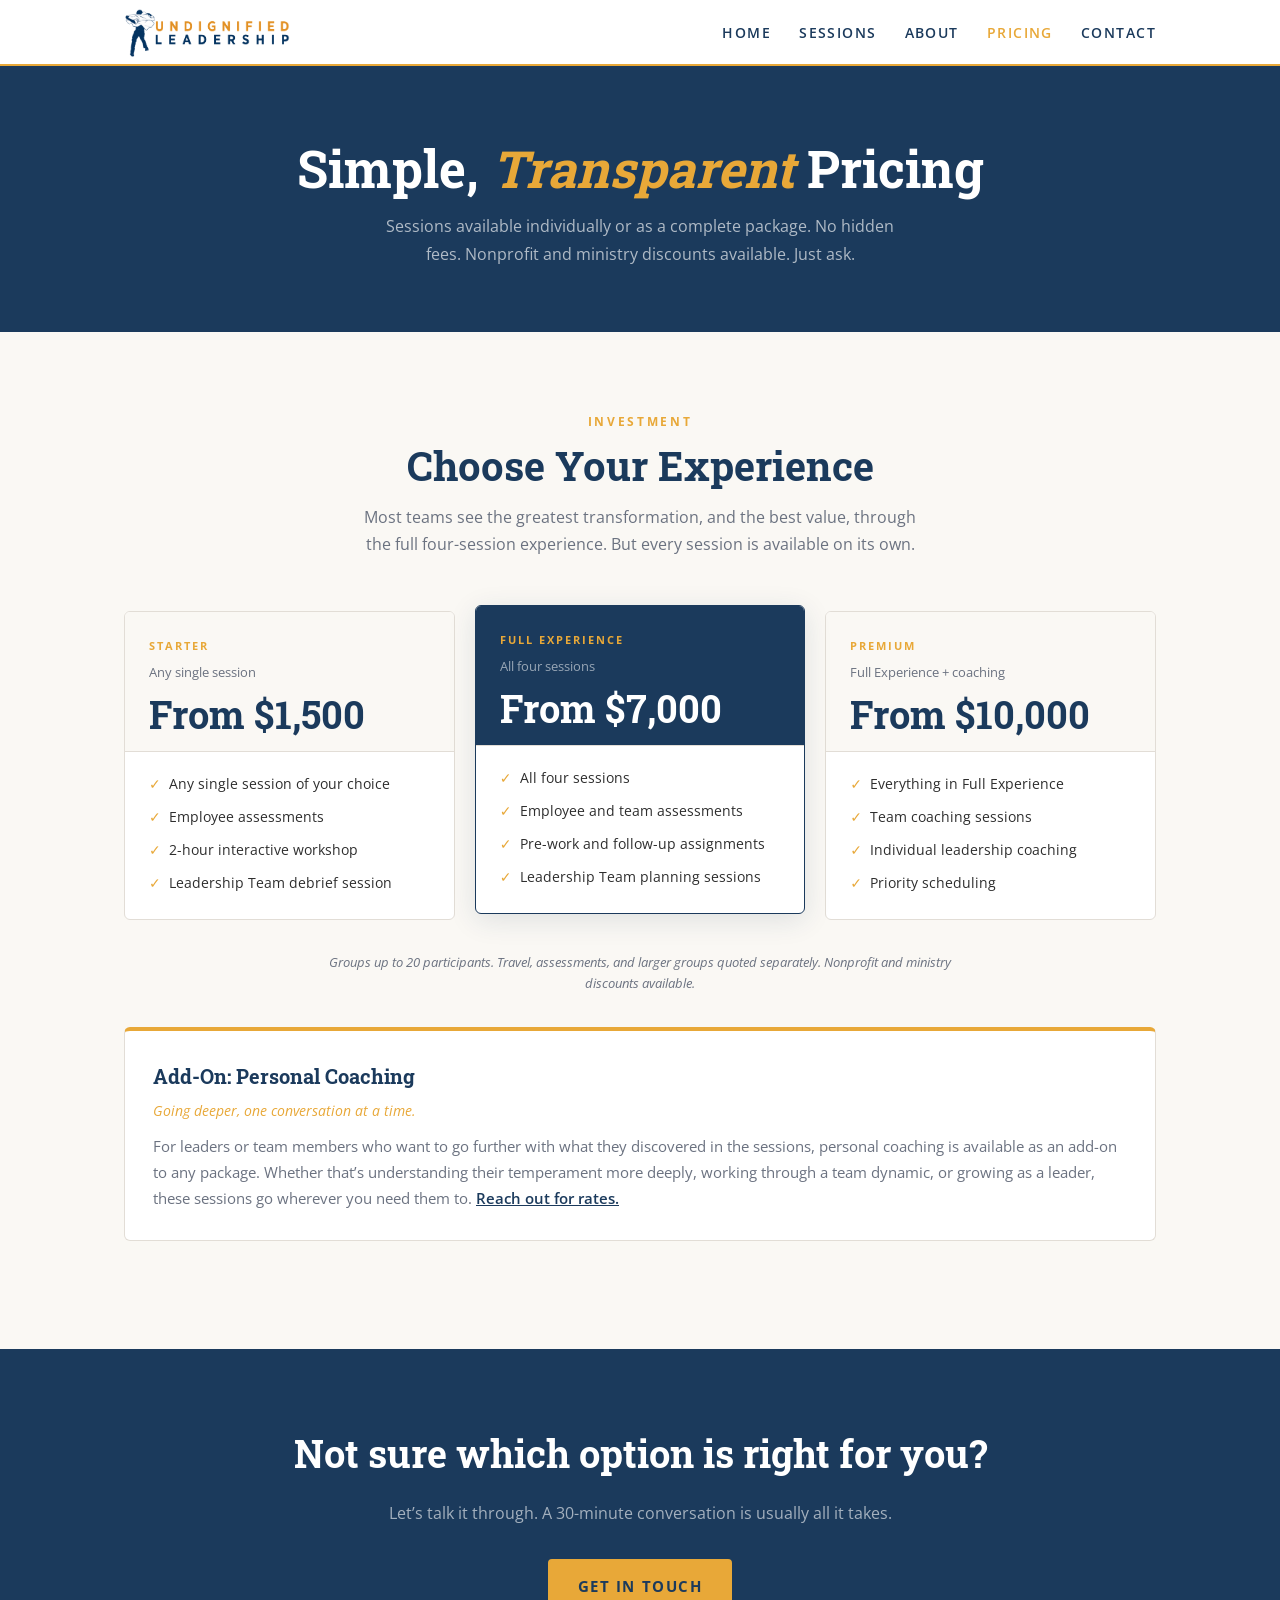
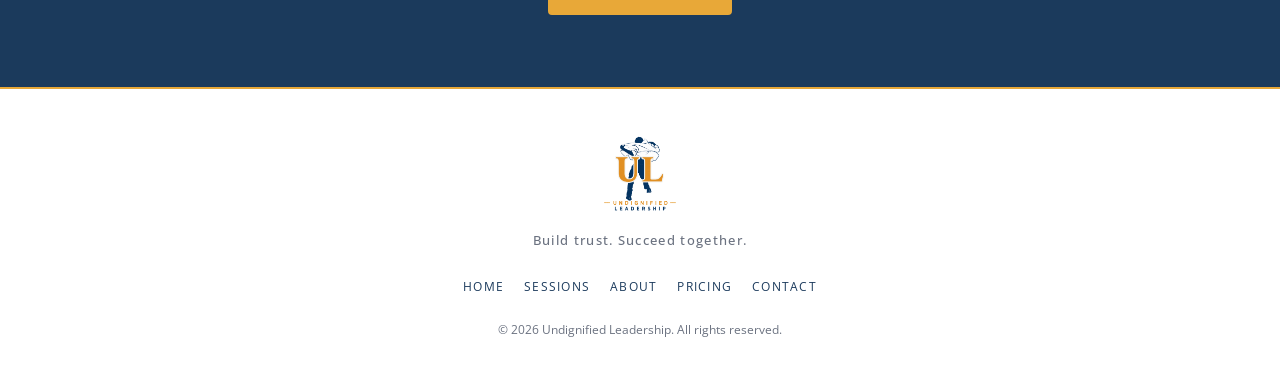
<file: pricing.html>
<!DOCTYPE html>
<html lang="en">
<head>
  <meta charset="UTF-8">
  <meta name="color-scheme" content="light only">
  <meta name="viewport" content="width=device-width, initial-scale=1.0">
  <title>Pricing | Undignified Leadership</title>
  <meta name="description" content="Transparent pricing for Undignified Leadership workshops. Individual sessions, full experience, and personal coaching add-on.">
  <link rel="icon" type="image/x-icon" href="favicon.ico">
  <link rel="stylesheet" href="css/style.css?v=20261106">
</head>
<body>
  <nav class="site-nav">
    <div class="nav-inner">
      <a href="index.html"><img src="img/ULLogo-Long-BGW.png" alt="Undignified Leadership" class="nav-logo"></a>
      <button class="nav-toggle" aria-label="Toggle menu"><span></span><span></span><span></span></button>
      <ul class="nav-links">
        <li><a href="index.html">Home</a></li>
        <li><a href="sessions.html">Sessions</a></li>
        <li><a href="about.html">About</a></li>
        <li><a href="pricing.html">Pricing</a></li>
        <li><a href="contact.html">Contact</a></li>
      </ul>
    </div>
  </nav>

  <section class="page-hero">
    <div class="container">
      <h1>Simple, <em>Transparent</em> Pricing</h1>
      <p>Sessions available individually or as a complete package. No hidden fees. Nonprofit and ministry discounts available. Just ask.</p>
    </div>
  </section>

  <section class="pricing-section">
    <div class="container">

      <div class="pricing-intro reveal">
        <p class="section-label">Investment</p>
        <h2 class="section-title">Choose Your Experience</h2>
        <p style="color: var(--slate); font-size: 1rem;">Most teams see the greatest transformation, and the best value, through the full four-session experience. But every session is available on its own.</p>
      </div>

      <div class="pricing-grid reveal">
        <div class="pricing-card">
          <div class="pricing-card-header">
            <div class="pricing-tier-label">Starter</div>
            <div class="pricing-team-size">Any single session</div>
            <div class="pricing-price">From $1,500</div>
          </div>
          <div class="pricing-card-body">
            <ul class="pricing-features">
              <li>Any single session of your choice</li>
              <li>Employee assessments</li>
              <li>2-hour interactive workshop</li>
              <li>Leadership Team debrief session</li>
            </ul>
          </div>
        </div>

        <div class="pricing-card featured">
          <div class="pricing-card-header">
            <div class="pricing-tier-label">Full Experience</div>
            <div class="pricing-team-size">All four sessions</div>
            <div class="pricing-price">From $7,000</div>
          </div>
          <div class="pricing-card-body">
            <ul class="pricing-features">
              <li>All four sessions</li>
              <li>Employee and team assessments</li>
              <li>Pre-work and follow-up assignments</li>
              <li>Leadership Team planning sessions</li>
            </ul>
          </div>
        </div>

        <div class="pricing-card">
          <div class="pricing-card-header">
            <div class="pricing-tier-label">Premium</div>
            <div class="pricing-team-size">Full Experience + coaching</div>
            <div class="pricing-price">From $10,000</div>
          </div>
          <div class="pricing-card-body">
            <ul class="pricing-features">
              <li>Everything in Full Experience</li>
              <li>Team coaching sessions</li>
              <li>Individual leadership coaching</li>
              <li>Priority scheduling</li>
            </ul>
          </div>
        </div>
      </div>

      <p class="fine-print reveal">Groups up to 20 participants. Travel, assessments, and larger groups quoted separately. Nonprofit and ministry discounts available.</p>

      <div class="coaching-addon reveal">
        <h3>Add-On: Personal Coaching</h3>
        <p style="color: var(--amber); font-size: 0.85rem; font-style: italic; margin-bottom: 12px;">Going deeper, one conversation at a time.</p>
        <p>For leaders or team members who want to go further with what they discovered in the sessions, personal coaching is available as an add-on to any package. Whether that’s understanding their temperament more deeply, working through a team dynamic, or growing as a leader, these sessions go wherever you need them to. <a href="contact.html" style="color: var(--navy); font-weight: 600; text-decoration: underline;">Reach out for rates.</a></p>
      </div>

    </div>
  </section>

  <section class="footer-cta">
    <div class="container reveal">
      <h2>Not sure which option is right for you?</h2>
      <p>Let’s talk it through. A 30-minute conversation is usually all it takes.</p>
      <a href="contact.html" class="btn btn-primary">Get in Touch</a>
    </div>
  </section>

  <footer class="site-footer">
    <img src="img/ULLogo-BGW.png" alt="Undignified Leadership" class="footer-logo">
    <div class="footer-tagline">Build trust. Succeed together.</div>
    <ul class="footer-links">
      <li><a href="index.html">Home</a></li>
      <li><a href="sessions.html">Sessions</a></li>
      <li><a href="about.html">About</a></li>
      <li><a href="pricing.html">Pricing</a></li>
      <li><a href="contact.html">Contact</a></li>
    </ul>
    <div class="footer-copy">&copy; 2026 Undignified Leadership. All rights reserved.</div>
  </footer>
  <script src="js/main.js"></script>
</body>
</html>
</file>
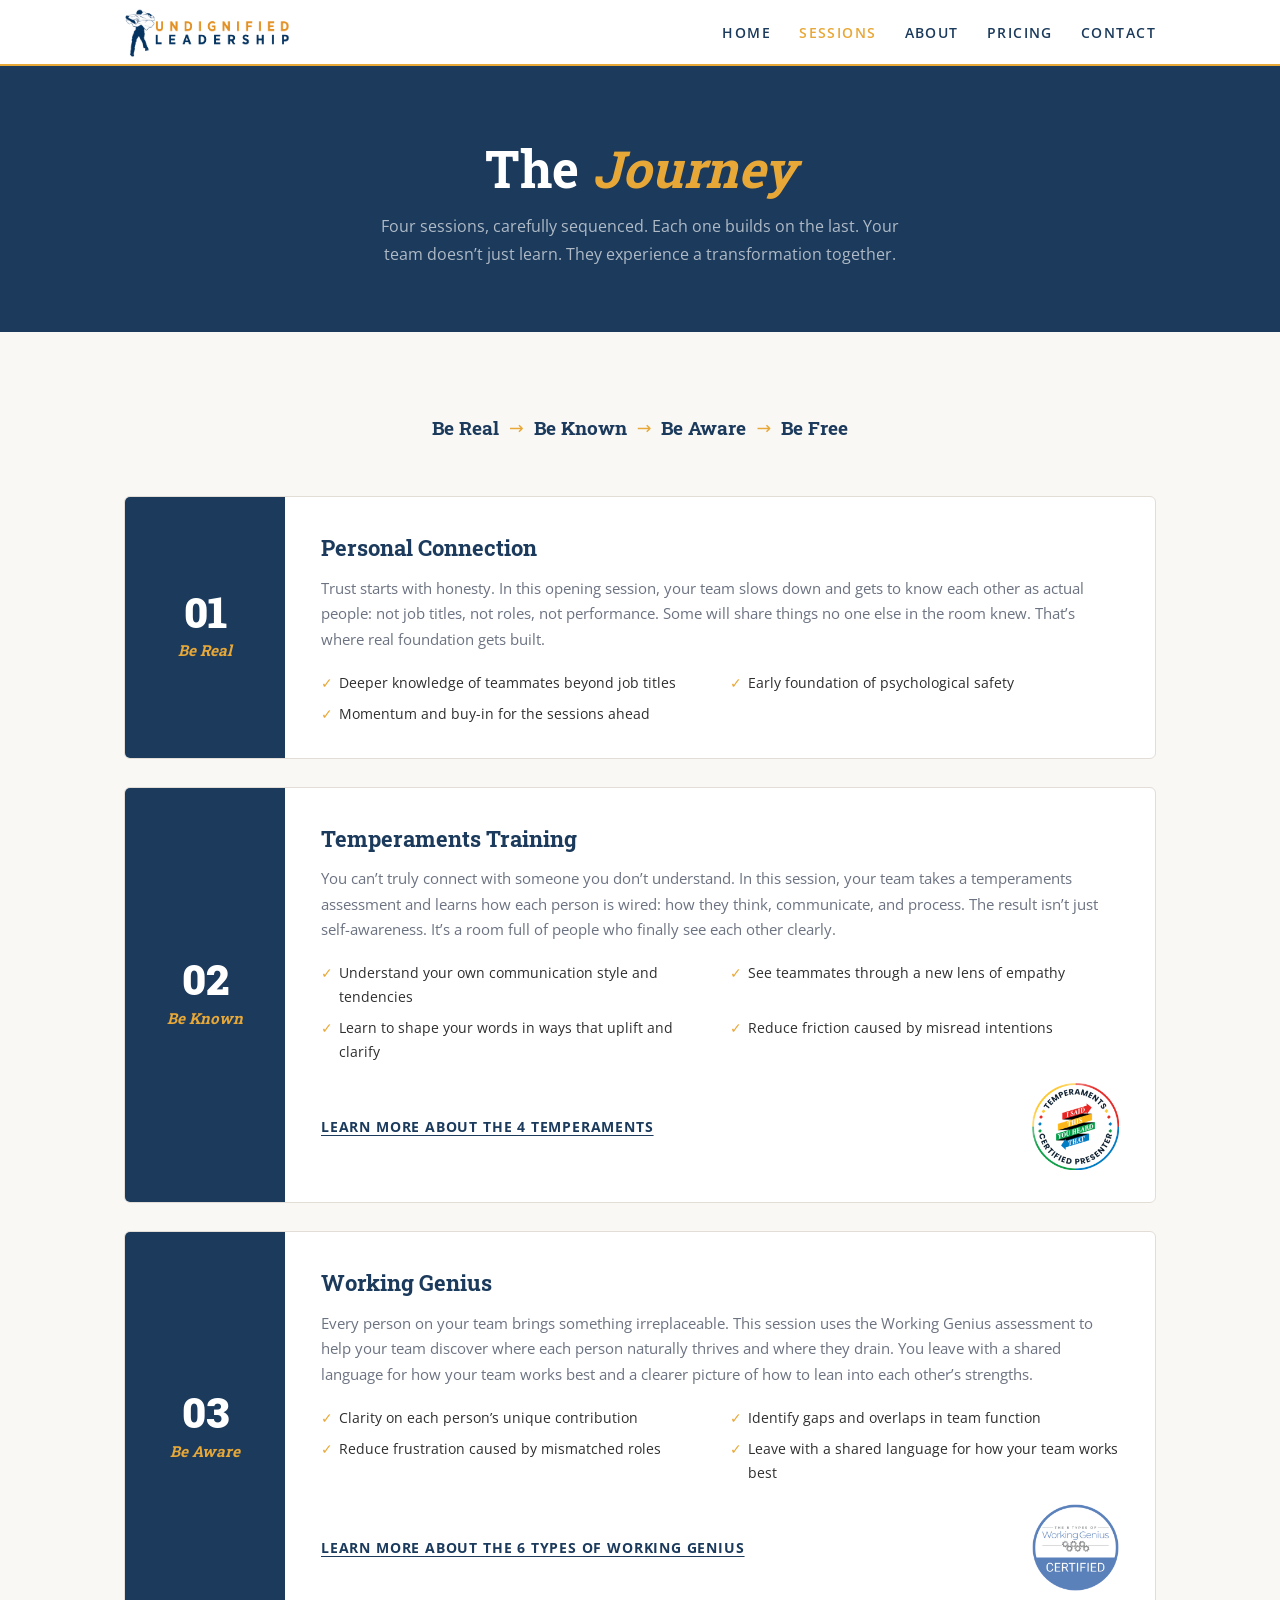
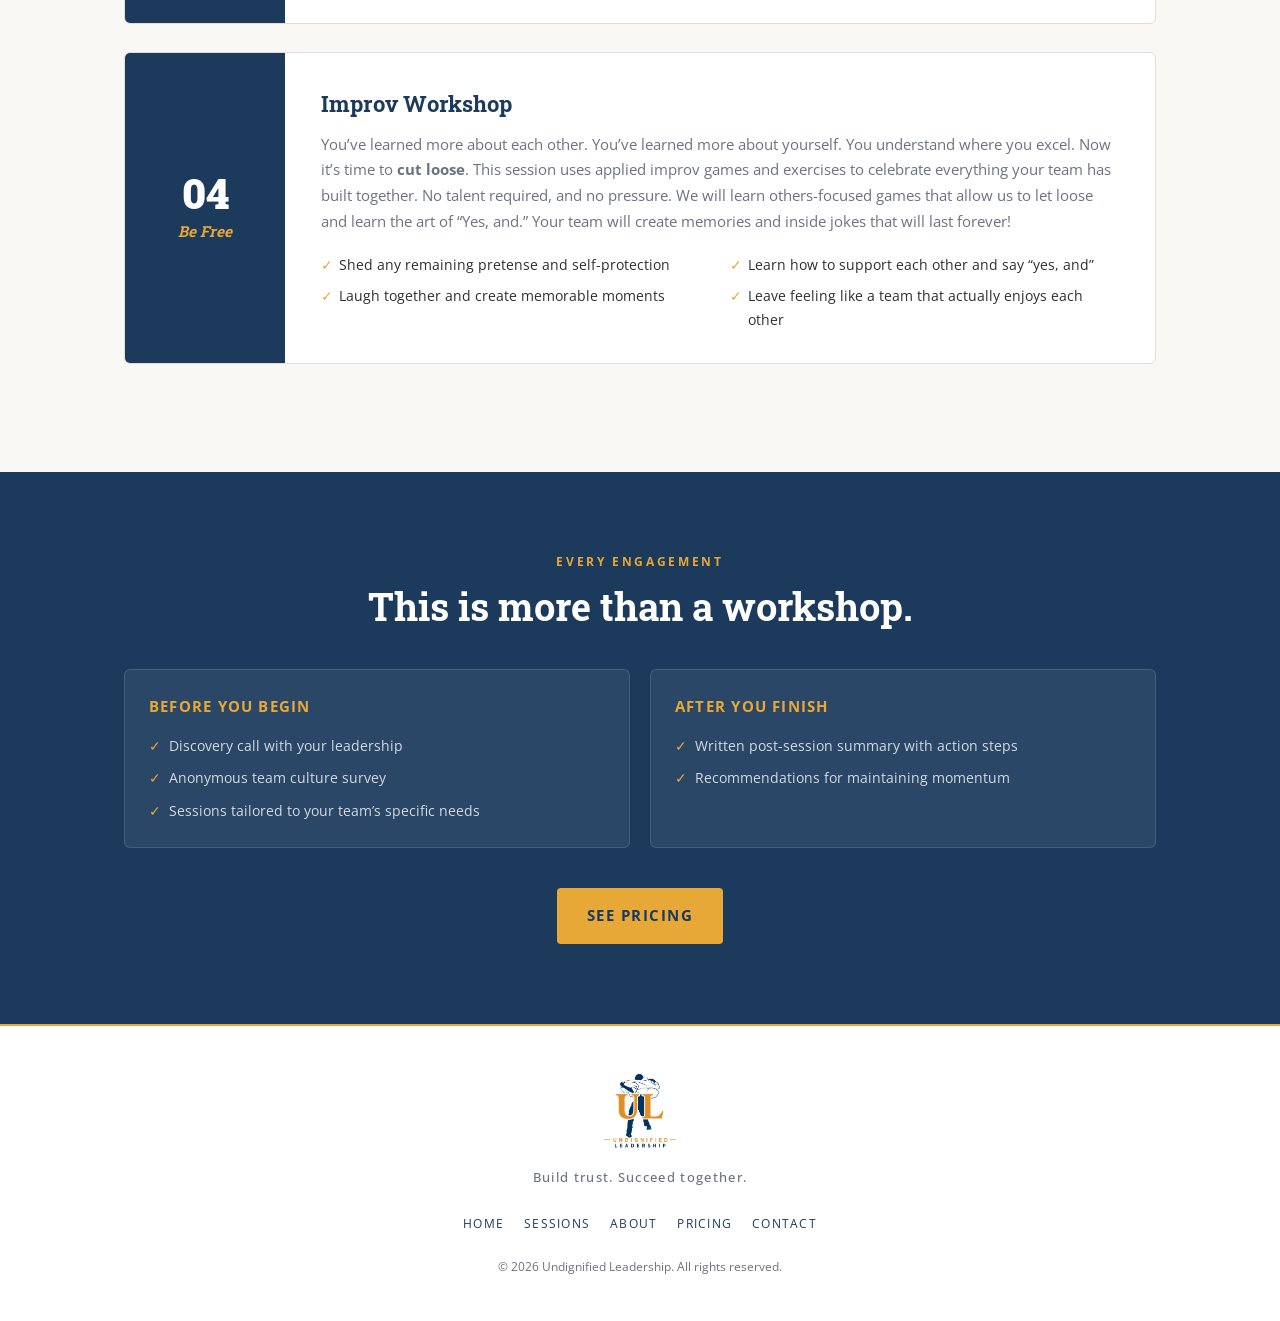
<file: sessions.html>
<!DOCTYPE html>
<html lang="en">
<head>
  <meta charset="UTF-8">
  <meta name="color-scheme" content="light only">
  <meta name="viewport" content="width=device-width, initial-scale=1.0">
  <title>The Sessions | Undignified Leadership</title>
  <meta name="description" content="Four workshops (Be Real, Be Known, Be Aware, Be Free) that take your team from surface-level coworkers to people who genuinely trust each other.">
  <link rel="icon" type="image/x-icon" href="favicon.ico">
  <link rel="stylesheet" href="css/style.css?v=20261106">
</head>
<body>
  <nav class="site-nav">
    <div class="nav-inner">
      <a href="index.html"><img src="img/ULLogo-Long-BGW.png" alt="Undignified Leadership" class="nav-logo"></a>
      <button class="nav-toggle" aria-label="Toggle menu"><span></span><span></span><span></span></button>
      <ul class="nav-links">
        <li><a href="index.html">Home</a></li>
        <li><a href="sessions.html">Sessions</a></li>
        <li><a href="about.html">About</a></li>
        <li><a href="pricing.html">Pricing</a></li>
        <li><a href="contact.html">Contact</a></li>
      </ul>
    </div>
  </nav>

  <section class="page-hero">
    <div class="container">
      <h1>The <em>Journey</em></h1>
      <p>Four sessions, carefully sequenced. Each one builds on the last. Your team doesn’t just learn. They experience a transformation together.</p>
    </div>
  </section>

  <section class="sessions-section">
    <div class="container">

      <div class="journey-arc reveal">
        <span class="arc-word">Be Real</span>
        <span class="arc-arrow">→</span>
        <span class="arc-word">Be Known</span>
        <span class="arc-arrow">→</span>
        <span class="arc-word">Be Aware</span>
        <span class="arc-arrow">→</span>
        <span class="arc-word">Be Free</span>
      </div>

      <div class="session-card reveal">
        <div class="session-number">
          <div class="session-num-big">01</div>
          <div class="session-word">Be Real</div>
        </div>
        <div class="session-content">
          <h2 class="session-title">Personal Connection</h2>
          <p class="session-desc">Trust starts with honesty. In this opening session, your team slows down and gets to know each other as actual people: not job titles, not roles, not performance. Some will share things no one else in the room knew. That’s where real foundation gets built.</p>
          <ul class="session-outcomes">
            <li>Deeper knowledge of teammates beyond job titles</li>
            <li>Early foundation of psychological safety</li>
            <li>Momentum and buy-in for the sessions ahead</li>
          </ul>
        </div>
      </div>

      <div class="session-card reveal">
        <div class="session-number">
          <div class="session-num-big">02</div>
          <div class="session-word">Be Known</div>
        </div>
        <div class="session-content">
          <h2 class="session-title">Temperaments Training</h2>
          <p class="session-desc">You can’t truly connect with someone you don’t understand. In this session, your team takes a temperaments assessment and learns how each person is wired: how they think, communicate, and process. The result isn’t just self-awareness. It’s a room full of people who finally see each other clearly.</p>
          <ul class="session-outcomes">
            <li>Understand your own communication style and tendencies</li>
            <li>See teammates through a new lens of empathy</li>
            <li>Learn to shape your words in ways that uplift and clarify</li>
            <li>Reduce friction caused by misread intentions</li>
          </ul>
          <div style="display:flex; flex-wrap:wrap; align-items:center; justify-content:space-between; gap:16px; margin-top:20px;">
          <a href="pdfs/Temps-OnePager-2Hour.png" target="_blank" style="display:inline-block;font-family:var(--font-nav);font-size:0.85rem;font-weight:700;letter-spacing:0.06em;text-transform:uppercase;color:var(--navy);text-decoration:underline;text-underline-offset:3px;">Learn more about the 4 Temperaments</a>
          <img src="img/badge-temperaments-certified-presenter.png" alt="Temperaments Certified Presenter" width="87" height="87" style="display:block; width:87px; height:87px; object-fit:contain; margin-left:auto; flex-shrink:0;">
          </div>
        </div>
      </div>

      <div class="session-card reveal">
        <div class="session-number">
          <div class="session-num-big">03</div>
          <div class="session-word">Be Aware</div>
        </div>
        <div class="session-content">
          <h2 class="session-title">Working Genius</h2>
          <p class="session-desc">Every person on your team brings something irreplaceable. This session uses the Working Genius assessment to help your team discover where each person naturally thrives and where they drain. You leave with a shared language for how your team works best and a clearer picture of how to lean into each other’s strengths.</p>
          <ul class="session-outcomes">
            <li>Clarity on each person’s unique contribution</li>
            <li>Identify gaps and overlaps in team function</li>
            <li>Reduce frustration caused by mismatched roles</li>
            <li>Leave with a shared language for how your team works best</li>
          </ul>
          <div style="display:flex; flex-wrap:wrap; align-items:center; justify-content:space-between; gap:16px; margin-top:20px;">
          <a href="pdfs/WorkingGenius-OnePager.pdf" target="_blank" style="display:inline-block;font-family:var(--font-nav);font-size:0.85rem;font-weight:700;letter-spacing:0.06em;text-transform:uppercase;color:var(--navy);text-decoration:underline;text-underline-offset:3px;">Learn more about the 6 Types of Working Genius</a>
          <img src="img/badge-working-genius-certified.png" alt="Working Genius Certified" width="87" height="87" style="display:block; width:87px; height:87px; object-fit:contain; margin-left:auto; flex-shrink:0;">
          </div>
        </div>
      </div>

      <div class="session-card reveal">
        <div class="session-number">
          <div class="session-num-big">04</div>
          <div class="session-word">Be Free</div>
        </div>
        <div class="session-content">
          <h2 class="session-title">Improv Workshop</h2>
          <p class="session-desc">You’ve learned more about each other. You’ve learned more about yourself. You understand where you excel. Now it’s time to <strong>cut loose</strong>. This session uses applied improv games and exercises to celebrate everything your team has built together. No talent required, and no pressure. We will learn others-focused games that allow us to let loose and learn the art of “Yes, and.” Your team will create memories and inside jokes that will last forever!</p>
          <ul class="session-outcomes">
            <li>Shed any remaining pretense and self-protection</li>
            <li>Learn how to support each other and say “yes, and”</li>
            <li>Laugh together and create memorable moments</li>
            <li>Leave feeling like a team that actually enjoys each other</li>
          </ul>
        </div>
      </div>

    </div>
  </section>

  <section class="included-dark">
    <div class="container">
      <div class="included-header reveal">
        <p class="section-label" style="color: var(--amber);">Every Engagement</p>
        <h2 style="font-family: var(--font-display); font-size: clamp(1.8rem, 3vw, 2.6rem); font-weight: 700; color: var(--white); line-height: 1.2;">This is more than a workshop.</h2>
      </div>
      <div class="included-grid reveal">
        <div class="included-box">
          <h3>Before You Begin</h3>
          <ul>
            <li>Discovery call with your leadership</li>
            <li>Anonymous team culture survey</li>
            <li>Sessions tailored to your team’s specific needs</li>
          </ul>
        </div>
        <div class="included-box">
          <h3>After You Finish</h3>
          <ul>
            <li>Written post-session summary with action steps</li>
            <li>Recommendations for maintaining momentum</li>
          </ul>
        </div>
      </div>
      <div class="included-cta reveal">
        <a href="pricing.html" class="btn btn-primary">See Pricing</a>
      </div>
    </div>
  </section>

  <footer class="site-footer">
    <img src="img/ULLogo-BGW.png" alt="Undignified Leadership" class="footer-logo">
    <div class="footer-tagline">Build trust. Succeed together.</div>
    <ul class="footer-links">
      <li><a href="index.html">Home</a></li>
      <li><a href="sessions.html">Sessions</a></li>
      <li><a href="about.html">About</a></li>
      <li><a href="pricing.html">Pricing</a></li>
      <li><a href="contact.html">Contact</a></li>
    </ul>
    <div class="footer-copy">&copy; 2026 Undignified Leadership. All rights reserved.</div>
  </footer>
  <script src="js/main.js"></script>
</body>
</html>
</file>
<file: css/style.css>
@import url('https://fonts.googleapis.com/css2?family=Roboto+Slab:wght@400;600;700;900&family=Open+Sans:ital,wght@0,300;0,400;0,600;0,700;1,400&display=swap');

/* ── TOKENS ── */
:root {
  color-scheme: light only;
  --navy:      #1B3A5C;
  --navy-dark: #112640;
  --amber:     #E8A838;
  --amber-lt:  #F5C96A;
  --cream:     #FAF8F4;
  --charcoal:  #2E2E2E;
  --slate:     #6B7280;
  --white:     #FFFFFF;
  --border:    #E2DDD6;

  --font-display: 'Roboto Slab', Georgia, serif;
  --font-nav:     'Open Sans', system-ui, sans-serif;
  --font-body:    'Open Sans', system-ui, sans-serif;

  --max-w: 1080px;
  --section-pad: 80px 24px;
}

/* ── RESET ── */
*, *::before, *::after { box-sizing: border-box; margin: 0; padding: 0; }
html { scroll-behavior: smooth; }
body {
  font-family: var(--font-body);
  font-size: 17px;
  line-height: 1.7;
  color: var(--charcoal);
  background: var(--cream);
}
img { max-width: 100%; display: block; }
a { color: inherit; text-decoration: none; }

/* ── UTILITIES ── */
.container { max-width: var(--max-w); margin: 0 auto; padding: 0 24px; }

/* ── FADE-IN ── */
.reveal {
  opacity: 0;
  transform: translateY(20px);
  transition: opacity 0.6s ease, transform 0.6s ease;
}
.reveal.visible { opacity: 1; transform: translateY(0); }
@media (prefers-reduced-motion: reduce) {
  .reveal { opacity: 1; transform: none; transition: none; }
}

/* ── NAV ── */
.site-nav {
  position: sticky;
  top: 0;
  z-index: 100;
  background: var(--white);
  border-bottom: 2px solid var(--amber);
}
.nav-inner {
  max-width: var(--max-w);
  margin: 0 auto;
  padding: 0 24px;
  display: flex;
  align-items: center;
  justify-content: space-between;
  height: 64px;
}
.nav-logo {
  height: 52px;
  width: auto;
  display: block;
}
.nav-links {
  display: flex;
  gap: 28px;
  list-style: none;
}
.nav-links a {
  font-family: var(--font-nav);
  font-size: 0.9rem;
  font-weight: 600;
  color: var(--navy);
  letter-spacing: 0.1em;
  text-transform: uppercase;
  transition: color 0.2s;
}
.nav-links a:hover,
.nav-links a.active { color: var(--amber); }

.nav-toggle {
  display: none;
  flex-direction: column;
  gap: 5px;
  background: none;
  border: none;
  cursor: pointer;
  padding: 8px;
  margin-right: -8px;
}
.nav-toggle span {
  display: block;
  width: 22px;
  height: 2px;
  background: var(--navy);
  border-radius: 2px;
  transition: all 0.3s;
}

@media (max-width: 640px) {
  .nav-toggle { display: flex; }
  .nav-links {
    display: none;
    position: absolute;
    top: 66px;
    left: 0;
    right: 0;
    background: var(--white);
    flex-direction: column;
    gap: 0;
    padding: 8px 0 16px;
    border-bottom: 2px solid var(--amber);
    box-shadow: 0 10px 20px rgba(17,38,64,0.12);
  }
  .nav-links.open { display: flex; }
  .nav-links li a {
    display: block;
    padding: 12px 24px;
    font-size: 1rem;
  }
}

/* ── BUTTONS ── */
.btn {
  display: inline-block;
  padding: 13px 28px;
  border-radius: 4px;
  font-family: var(--font-nav);
  font-size: 0.95rem;
  font-weight: 700;
  letter-spacing: 0.1em;
  text-transform: uppercase;
  cursor: pointer;
  transition: all 0.2s;
  border: 2px solid transparent;
  white-space: nowrap;
}
.btn-primary { background: var(--amber); color: var(--navy); border-color: var(--amber); }
.btn-primary:hover { background: var(--amber-lt); border-color: var(--amber-lt); }
.btn-outline { background: transparent; color: var(--white); border-color: rgba(255,255,255,0.4); }
.btn-outline:hover { border-color: var(--white); }
.btn-navy { background: var(--navy); color: var(--white); border-color: var(--navy); }
.btn-navy:hover { background: var(--navy-dark); border-color: var(--navy-dark); }

/* ── HERO ── */
.hero {
  background: var(--navy);
  padding: 100px 24px 88px;
  text-align: center;
  position: relative;
  overflow: hidden;
}
.hero::before {
  content: '';
  position: absolute;
  inset: 0;
  background: radial-gradient(ellipse at 60% 40%, rgba(232,168,56,0.07) 0%, transparent 70%);
  pointer-events: none;
}
.hero-eyebrow {
  font-family: var(--font-nav);
  font-size: 0.8rem;
  font-weight: 600;
  letter-spacing: 0.22em;
  text-transform: uppercase;
  color: var(--amber);
  margin-bottom: 20px;
}
.hero h1 {
  font-family: var(--font-display);
  font-size: clamp(2.2rem, 6vw, 4.4rem);
  font-weight: 700;
  color: var(--white);
  line-height: 1.15;
  margin-bottom: 16px;
}
.hero h1 em { font-style: italic; color: var(--amber); }
.hero-tagline {
  font-family: var(--font-nav);
  font-size: 1.1rem;
  font-weight: 500;
  letter-spacing: 0.08em;
  color: rgba(255,255,255,0.65);
  margin-bottom: 40px;
}
.hero-cta-group {
  display: flex;
  gap: 12px;
  justify-content: center;
  flex-wrap: wrap;
}

/* ── PAGE HERO ── */
.page-hero {
  background: var(--navy);
  padding: 72px 24px 64px;
  text-align: center;
}
.page-hero h1 {
  font-family: var(--font-display);
  font-size: clamp(2rem, 5vw, 3.2rem);
  font-weight: 700;
  color: var(--white);
  line-height: 1.2;
  margin-bottom: 14px;
}
.page-hero h1 em { font-style: italic; color: var(--amber); }
.page-hero p {
  font-size: 1rem;
  color: rgba(255,255,255,0.65);
  max-width: 540px;
  margin: 0 auto;
}

/* ── SECTION LABELS ── */
.section-label {
  font-family: var(--font-nav);
  font-size: 0.75rem;
  font-weight: 700;
  letter-spacing: 0.22em;
  text-transform: uppercase;
  color: var(--amber);
  margin-bottom: 10px;
  display: block;
}
.section-title {
  font-family: var(--font-display);
  font-size: clamp(1.7rem, 3.5vw, 2.5rem);
  font-weight: 700;
  color: var(--navy);
  line-height: 1.2;
  margin-bottom: 14px;
}
.section-body {
  color: var(--slate);
  font-size: 1rem;
  max-width: 540px;
  margin-bottom: 40px;
}

/* ── PROBLEM STRIP ── */
.problem-strip {
  background: var(--white);
  padding: 64px 24px;
  text-align: center;
  border-bottom: 1px solid var(--border);
}
.problem-strip h2 {
  font-family: var(--font-display);
  font-size: clamp(1.4rem, 3vw, 2.1rem);
  font-weight: 700;
  color: var(--navy);
  margin-bottom: 14px;
  line-height: 1.3;
}
.problem-strip p {
  max-width: 600px;
  margin: 0 auto;
  color: var(--slate);
  font-size: 1rem;
}

/* ── JOURNEY PREVIEW ── */
.journey-section { padding: var(--section-pad); background: var(--cream); }

.journey-words {
  display: grid;
  grid-template-columns: repeat(4, 1fr);
  border: 1px solid var(--border);
  border-radius: 6px;
  overflow: hidden;
  margin-bottom: 36px;
}
.journey-word {
  padding: 28px 16px;
  text-align: center;
  border-right: 1px solid var(--border);
  background: var(--white);
  transition: background 0.2s;
}
.journey-word:last-child { border-right: none; }
.journey-word:hover { background: var(--navy); }
.journey-word:hover .jw-num { color: var(--amber); }
.journey-word:hover .jw-label { color: var(--white); }
.journey-word:hover .jw-desc { color: rgba(255,255,255,0.6); }
.jw-num {
  font-family: var(--font-nav);
  font-size: 0.65rem;
  font-weight: 700;
  letter-spacing: 0.14em;
  color: var(--amber);
  margin-bottom: 6px;
}
.jw-label {
  font-family: var(--font-display);
  font-size: 1.25rem;
  font-weight: 700;
  color: var(--navy);
  margin-bottom: 6px;
  transition: color 0.2s;
}
.jw-desc {
  font-size: 0.82rem;
  color: var(--slate);
  line-height: 1.5;
  transition: color 0.2s;
}

@media (max-width: 640px) {
  .journey-words { grid-template-columns: 1fr 1fr; }
  .journey-word { border-right: 1px solid var(--border); border-bottom: 1px solid var(--border); }
  .journey-word:nth-child(2n) { border-right: none; }
  .journey-word:nth-child(3),
  .journey-word:nth-child(4) { border-bottom: none; }
}

/* ── PROOF STRIP ── */
.proof-strip {
  background: var(--navy);
  padding: 64px 24px;
  text-align: center;
}
.proof-strip blockquote {
  font-family: var(--font-display);
  font-size: clamp(1.1rem, 2.5vw, 1.7rem);
  font-style: italic;
  color: var(--navy);
  max-width: 680px;
  margin: 0 auto 18px;
  line-height: 1.45;
}
.proof-strip blockquote .highlight-word {
  font-style: normal;
  font-weight: 900;
  color: var(--amber);
}
.proof-strip cite {
  font-family: var(--font-nav);
  font-size: 0.8rem;
  font-weight: 600;
  color: var(--amber);
  letter-spacing: 0.12em;
  text-transform: uppercase;
  font-style: normal;
}

/* ── HOME TEASER ── */
.teaser-section { padding: var(--section-pad); background: var(--white); }
.teaser-grid {
  display: grid;
  grid-template-columns: 1fr 1fr;
  gap: 64px;
  align-items: center;
}
.teaser-cards { display: flex; flex-direction: column; gap: 16px; }
.teaser-card {
  background: var(--cream);
  border: 1px solid var(--border);
  border-radius: 6px;
  padding: 20px 24px;
}
.teaser-card strong {
  font-family: var(--font-nav);
  font-weight: 700;
  letter-spacing: 0.04em;
  color: var(--navy);
  display: block;
  margin-bottom: 4px;
  font-size: 1rem;
}
.teaser-card p { font-size: 0.9rem; color: var(--slate); }
@media (max-width: 768px) {
  .teaser-grid { grid-template-columns: 1fr; gap: 36px; }
}

/* ── FOOTER CTA ── */
.footer-cta { background: var(--navy); padding: 72px 24px; text-align: center; }
.footer-cta h2 {
  font-family: var(--font-display);
  font-size: clamp(1.6rem, 3vw, 2.4rem);
  font-weight: 700;
  color: var(--white);
  margin-bottom: 14px;
}
.footer-cta p { color: rgba(255,255,255,0.6); margin-bottom: 32px; font-size: 1rem; }

/* ── SESSIONS PAGE ── */
.sessions-section { padding: var(--section-pad); }

.journey-arc {
  display: flex;
  align-items: center;
  justify-content: center;
  gap: 10px;
  flex-wrap: wrap;
  margin-bottom: 52px;
}
.arc-word {
  font-family: var(--font-display);
  font-size: clamp(1rem, 2vw, 1.2rem);
  font-weight: 700;
  color: var(--navy);
}
.arc-arrow { color: var(--amber); font-size: 1.1rem; }

.session-card {
  display: grid;
  grid-template-columns: 160px 1fr;
  border: 1px solid var(--border);
  border-radius: 6px;
  overflow: hidden;
  margin-bottom: 28px;
  background: var(--white);
}
.session-number {
  background: var(--navy);
  display: flex;
  flex-direction: column;
  align-items: center;
  justify-content: center;
  padding: 32px 16px;
  text-align: center;
}
.session-num-big {
  font-family: var(--font-display);
  font-size: 2.6rem;
  font-weight: 900;
  color: var(--white);
  line-height: 1;
  margin-bottom: 6px;
}
.session-word {
  font-family: var(--font-display);
  font-size: 0.95rem;
  font-style: italic;
  color: var(--amber);
  font-weight: 700;
}
.session-content { padding: 32px 36px; }
.session-title {
  font-family: var(--font-display);
  font-size: 1.4rem;
  font-weight: 700;
  color: var(--navy);
  margin-bottom: 8px;
}
.session-desc { color: var(--slate); margin-bottom: 18px; font-size: 0.95rem; }
.session-outcomes {
  list-style: none;
  display: grid;
  grid-template-columns: 1fr 1fr;
  gap: 7px 20px;
}
.session-outcomes li {
  font-size: 0.875rem;
  color: var(--charcoal);
  padding-left: 18px;
  position: relative;
}
.session-outcomes li::before {
  content: '✓';
  position: absolute;
  left: 0;
  color: var(--amber);
  font-weight: 700;
}

@media (max-width: 640px) {
  .session-card { grid-template-columns: 1fr; }
  .session-number { flex-direction: row; justify-content: flex-start; gap: 12px; padding: 20px 24px; }
  .session-num-big { font-size: 2rem; margin-bottom: 0; }
  .session-content { padding: 20px 24px; }
  .session-outcomes { grid-template-columns: 1fr; }
}

/* ── INCLUDED DARK ── */
.included-dark { background: var(--navy); padding: var(--section-pad); }
.included-header { text-align: center; margin-bottom: 40px; }
.included-grid { display: grid; grid-template-columns: 1fr 1fr; gap: 20px; margin-bottom: 40px; }
.included-box {
  background: rgba(255,255,255,0.07);
  border: 1px solid rgba(255,255,255,0.12);
  border-radius: 6px;
  padding: 24px;
}
.included-box h3 {
  font-family: var(--font-nav);
  font-size: 0.95rem;
  font-weight: 700;
  letter-spacing: 0.08em;
  text-transform: uppercase;
  color: var(--amber);
  margin-bottom: 14px;
}
.included-box ul { list-style: none; display: flex; flex-direction: column; gap: 9px; }
.included-box li {
  font-size: 0.875rem;
  color: rgba(255,255,255,0.8);
  padding-left: 20px;
  position: relative;
}
.included-box li::before { content: '✓'; position: absolute; left: 0; color: var(--amber); }
.included-cta { text-align: center; }
@media (max-width: 600px) { .included-grid { grid-template-columns: 1fr; } }

/* ── PRICING PAGE ── */
.pricing-section { padding: var(--section-pad); }
.pricing-intro { text-align: center; max-width: 580px; margin: 0 auto 52px; }

.pricing-grid {
  display: grid;
  grid-template-columns: repeat(3, 1fr);
  gap: 20px;
  margin-bottom: 32px;
  align-items: start;
}
.pricing-card {
  background: var(--white);
  border: 1px solid var(--border);
  border-radius: 6px;
  overflow: hidden;
}
.pricing-card.featured {
  border-color: var(--navy);
  box-shadow: 0 6px 28px rgba(27,58,92,0.12);
  transform: translateY(-6px);
}
.pricing-card-header {
  padding: 24px 24px 18px;
  background: var(--cream);
  border-bottom: 1px solid var(--border);
}
.pricing-card.featured .pricing-card-header { background: var(--navy); }
.pricing-tier-label {
  font-family: var(--font-nav);
  font-size: 0.7rem;
  font-weight: 700;
  letter-spacing: 0.18em;
  text-transform: uppercase;
  color: var(--amber);
  margin-bottom: 6px;
}
.pricing-team-size { font-size: 0.82rem; color: var(--slate); margin-bottom: 12px; }
.pricing-card.featured .pricing-team-size { color: rgba(255,255,255,0.55); }
.pricing-price {
  font-family: var(--font-display);
  font-size: 2.4rem;
  font-weight: 700;
  color: var(--navy);
  line-height: 1;
}
.pricing-card.featured .pricing-price { color: var(--white); }
.pricing-card-body { padding: 20px 24px 24px; }
.pricing-features { list-style: none; display: flex; flex-direction: column; gap: 9px; }
.pricing-features li {
  font-size: 0.875rem;
  color: var(--charcoal);
  padding-left: 20px;
  position: relative;
}
.pricing-features li::before { content: '✓'; position: absolute; left: 0; color: var(--amber); font-weight: 700; }

@media (max-width: 700px) {
  .pricing-grid { grid-template-columns: 1fr; gap: 16px; }
  .pricing-card.featured { transform: none; }
}

.coaching-addon {
  background: var(--white);
  border: 1px solid var(--border);
  border-top: 4px solid var(--amber);
  border-radius: 6px;
  padding: 28px;
  margin-top: 32px;
  margin-bottom: 28px;
}
.coaching-addon h3 {
  font-family: var(--font-display);
  font-size: 1.25rem;
  font-weight: 700;
  color: var(--navy);
  margin-bottom: 6px;
}
.coaching-addon p { color: var(--slate); font-size: 0.95rem; }
.fine-print {
  font-size: 0.8rem;
  color: var(--slate);
  font-style: italic;
  text-align: center;
  max-width: 640px;
  margin: 0 auto 32px;
}

/* ── CONTACT PAGE ── */
.contact-section { padding: var(--section-pad); }
.contact-grid { display: grid; grid-template-columns: 1fr 1fr; gap: 72px; align-items: start; }
.contact-left h2 {
  font-family: var(--font-display);
  font-size: clamp(1.7rem, 3vw, 2.4rem);
  font-weight: 700;
  color: var(--navy);
  margin-bottom: 14px;
  line-height: 1.2;
}
.contact-left p { color: var(--slate); margin-bottom: 28px; font-size: 1rem; }
.contact-what { margin-top: 36px; }
.contact-what h3 {
  font-family: var(--font-nav);
  font-size: 0.9rem;
  font-weight: 700;
  letter-spacing: 0.08em;
  text-transform: uppercase;
  color: var(--navy);
  margin-bottom: 12px;
}
.contact-what ul { list-style: none; display: flex; flex-direction: column; gap: 8px; }
.contact-what li { font-size: 0.875rem; color: var(--charcoal); padding-left: 20px; position: relative; }
.contact-what li::before { content: '→'; position: absolute; left: 0; color: var(--amber); }
.contact-card { background: var(--white); border: 1px solid var(--border); border-radius: 6px; padding: 36px; }
.contact-card h3 {
  font-family: var(--font-display);
  font-size: 1.3rem;
  font-weight: 700;
  color: var(--navy);
  margin-bottom: 6px;
}
.contact-card .card-sub { font-size: 0.875rem; color: var(--slate); margin-bottom: 24px; }
.email-cta { display: flex; flex-direction: column; gap: 14px; }
.email-address { font-family: var(--font-display); font-size: 1.2rem; font-weight: 700; color: var(--navy); word-break: break-all; }
.email-address a:hover { color: var(--amber); }
.response-note { font-size: 0.8rem; color: var(--slate); padding-top: 8px; border-top: 1px solid var(--border); }
.expect-list { list-style: none; display: flex; flex-direction: column; gap: 10px; margin-top: 20px; padding-top: 20px; border-top: 1px solid var(--border); }
.expect-list li { font-size: 0.875rem; color: var(--charcoal); padding-left: 20px; position: relative; }
.expect-list li::before { content: '✓'; position: absolute; left: 0; color: var(--amber); font-weight: 700; }
@media (max-width: 768px) { .contact-grid { grid-template-columns: 1fr; gap: 36px; } }

/* ── FAQ ── */
.faq-section { background: var(--white); padding: var(--section-pad); border-top: 1px solid var(--border); }
.faq-inner { max-width: 660px; margin: 0 auto; }
.faq-item { border-bottom: 1px solid var(--border); padding-bottom: 22px; margin-bottom: 22px; }
.faq-item:last-child { border-bottom: none; margin-bottom: 0; }
.faq-item h3 { font-family: var(--font-display); font-size: 1.05rem; font-weight: 700; color: var(--navy); margin-bottom: 7px; }
.faq-item p { color: var(--slate); font-size: 0.95rem; }

/* ── FOOTER ── */
.site-footer {
  background: var(--white);
  padding: 44px 24px;
  text-align: center;
  border-top: 2px solid var(--amber);
}
.footer-logo {
  height: 80px;
  width: auto;
  margin: 0 auto 16px;
  display: block;
}
.footer-tagline {
  font-family: var(--font-nav);
  font-size: 0.82rem;
  font-weight: 500;
  letter-spacing: 0.1em;
  color: var(--slate);
  margin-bottom: 20px;
}
.footer-links {
  display: flex;
  gap: 20px;
  justify-content: center;
  flex-wrap: wrap;
  list-style: none;
  margin-bottom: 20px;
}
.footer-links a {
  font-family: var(--font-nav);
  font-size: 0.78rem;
  letter-spacing: 0.1em;
  text-transform: uppercase;
  color: var(--navy);
  transition: color 0.2s;
}
.footer-links a:hover { color: var(--amber); }
.footer-copy { font-size: 0.72rem; color: var(--slate); }

/* ── MOBILE ── */
@media (max-width: 480px) {
  :root {
  color-scheme: light only; --section-pad: 56px 20px; }
  .hero { padding: 72px 20px 64px; }
  .page-hero { padding: 56px 20px 48px; }
  .btn { padding: 12px 22px; font-size: 0.9rem; }
  .hero-cta-group { flex-direction: column; align-items: center; }
  .hero-cta-group .btn { width: 100%; max-width: 280px; text-align: center; }
  .contact-card { padding: 24px; }
}

/* ── ABOUT PAGE ── */
.about-intro { padding: var(--section-pad); background: var(--white); }
.about-grid {
  display: grid;
  grid-template-columns: 340px 1fr;
  gap: 64px;
  align-items: start;
}
.about-photo img {
  width: 100%;
  border-radius: 6px;
  display: block;
  box-shadow: 0 8px 32px rgba(27,58,92,0.12);
}
.about-bio p {
  color: var(--slate);
  font-size: 1rem;
  margin-bottom: 16px;
}
.about-bio p:last-child { margin-bottom: 0; }
@media (max-width: 768px) {
  .about-grid { grid-template-columns: 1fr; gap: 36px; }
  .about-photo img { max-width: 320px; margin: 0 auto; }
}

.about-thread {
  background: var(--navy);
  padding: var(--section-pad);
}
.about-thread-inner {
  max-width: 720px;
  margin: 0 auto;
  text-align: center;
}
.about-thread-inner p {
  font-family: var(--font-display);
  font-size: clamp(1rem, 2.2vw, 1.25rem);
  color: rgba(255,255,255,0.85);
  line-height: 1.75;
  margin-bottom: 24px;
}
.about-thread-inner p:last-child { margin-bottom: 0; }
.about-thread-inner strong { color: var(--white); font-weight: 700; }

.about-process { padding: var(--section-pad); background: var(--cream); }
.process-steps { display: flex; flex-direction: column; gap: 28px; }
.process-step {
  display: grid;
  grid-template-columns: 56px 1fr;
  gap: 20px;
  align-items: start;
  background: var(--white);
  border: 1px solid var(--border);
  border-radius: 6px;
  padding: 28px;
}
.process-step-num {
  width: 44px;
  height: 44px;
  background: var(--navy);
  border-radius: 50%;
  display: flex;
  align-items: center;
  justify-content: center;
  font-family: var(--font-display);
  font-size: 1rem;
  font-weight: 700;
  color: var(--amber);
  flex-shrink: 0;
  margin-top: 2px;
}
.process-step-content h3 {
  font-family: var(--font-display);
  font-size: 1.1rem;
  font-weight: 700;
  color: var(--navy);
  margin-bottom: 8px;
}
.process-step-content p { color: var(--slate); font-size: 0.95rem; }
@media (max-width: 540px) {
  .process-step { grid-template-columns: 1fr; }
  .process-step-num { margin-bottom: 4px; }
}

.about-cta {
  background: var(--navy);
  padding: var(--section-pad);
  text-align: center;
}
.about-cta h2 {
  font-family: var(--font-display);
  font-size: clamp(1.6rem, 3vw, 2.4rem);
  font-weight: 700;
  color: var(--white);
  margin-bottom: 14px;
}
.about-cta p { color: rgba(255,255,255,0.65); margin-bottom: 32px; font-size: 1rem; }
.about-cta-buttons { display: flex; gap: 16px; justify-content: center; flex-wrap: wrap; }
.btn-outline-navy {
  display: inline-block;
  padding: 13px 28px;
  border-radius: 4px;
  font-family: var(--font-nav);
  font-size: 0.95rem;
  font-weight: 700;
  letter-spacing: 0.1em;
  text-transform: uppercase;
  border: 2px solid rgba(255,255,255,0.4);
  color: var(--white);
  background: transparent;
  transition: all 0.2s;
  white-space: nowrap;
}
.btn-outline-navy:hover { border-color: var(--white); }

/* Journey section on navy background */
.journey-section .section-title { color: var(--white); }
.journey-section .section-body { color: rgba(255,255,255,0.75); }
.journey-section .btn-navy {
  background: var(--white);
  color: var(--navy);
  border-color: var(--white);
}
.journey-section .btn-navy:hover {
  background: var(--cream);
  border-color: var(--cream);
}
</file>
